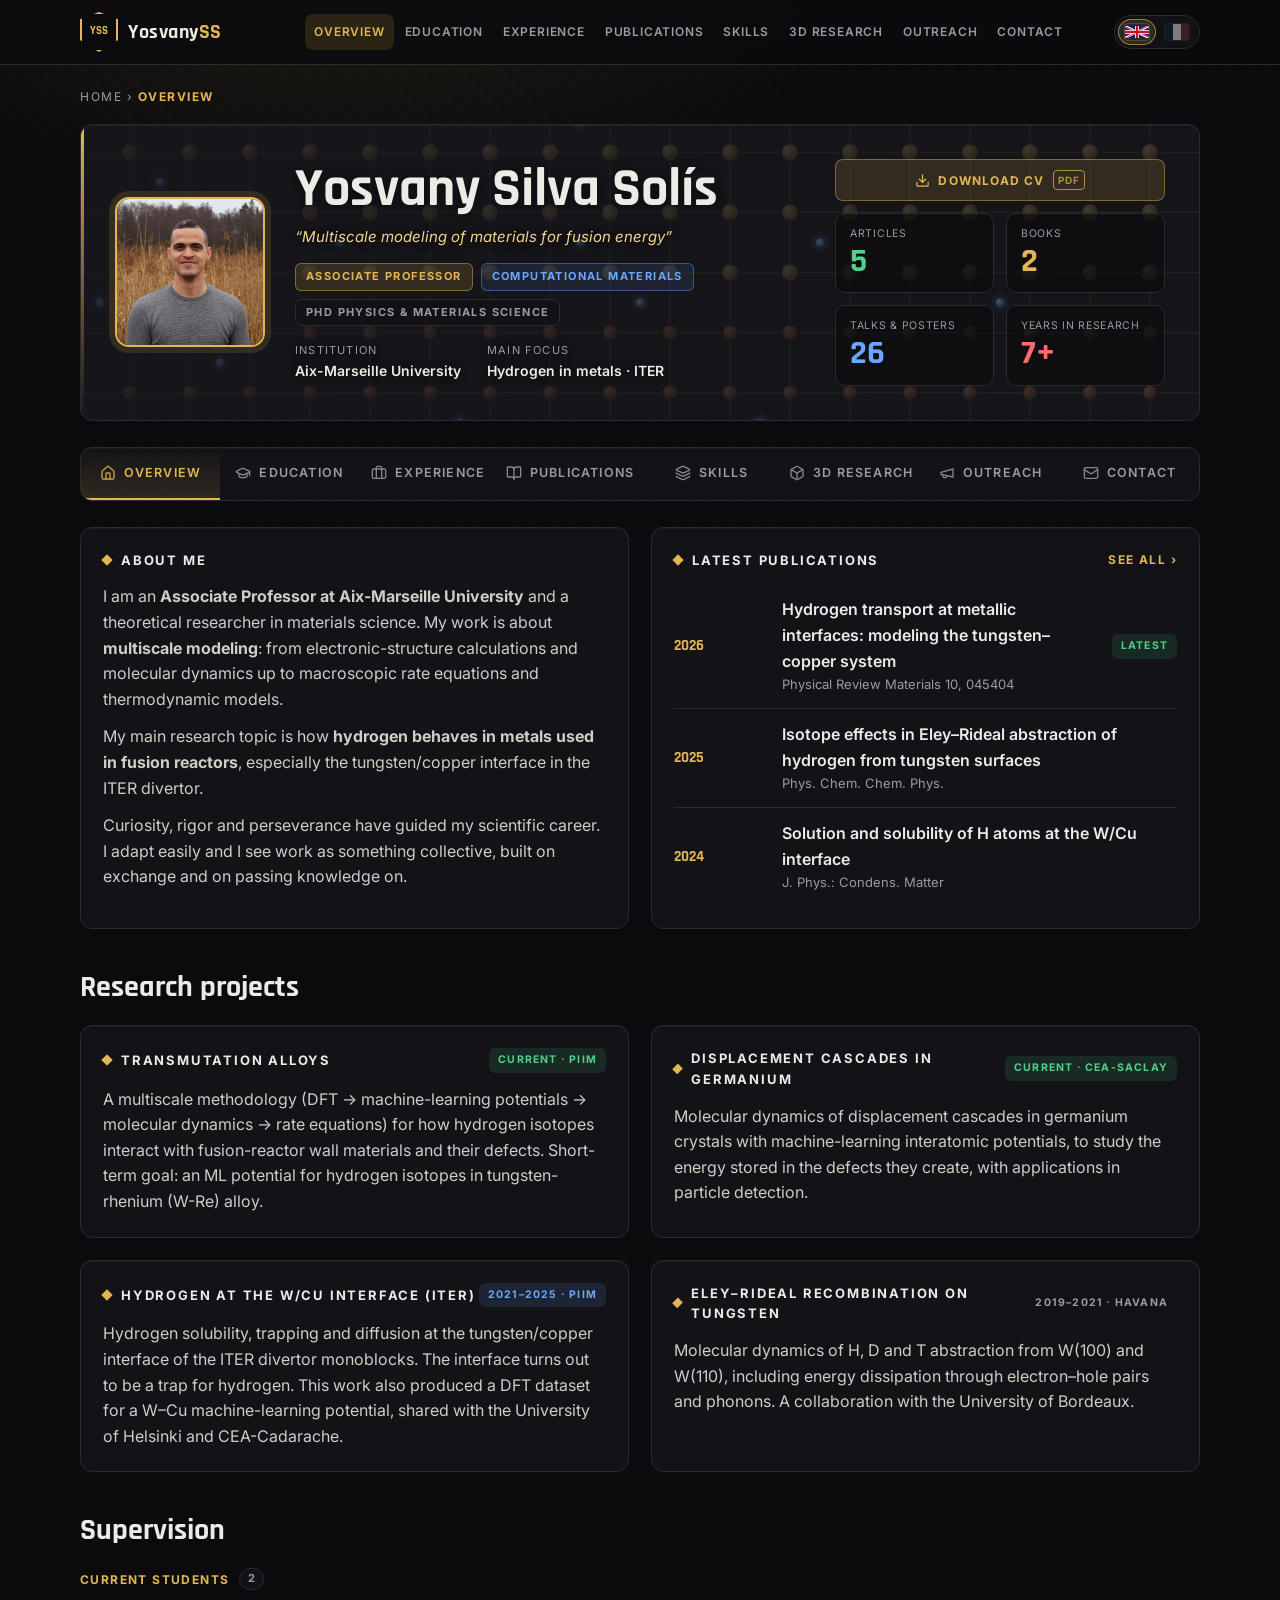
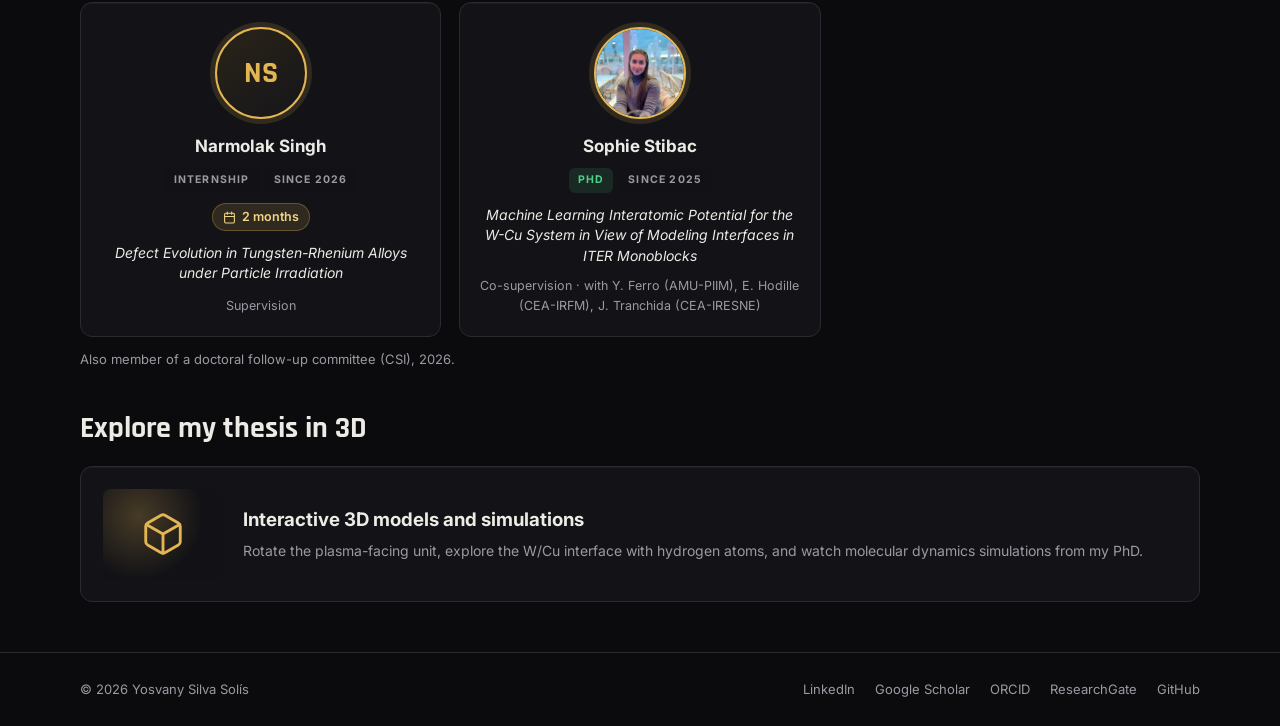
<file: index.html>
<!DOCTYPE html>
<html lang="en">
<head>
  <meta charset="utf-8">
  <meta name="viewport" content="width=device-width, initial-scale=1">
  <title data-fr="Yosvany Silva Solís — Maître de conférences, Aix-Marseille Université">Yosvany Silva Solís — Associate Professor, Aix-Marseille University</title>
  <meta name="description" content="Yosvany Silva Solís, Associate Professor (Maître de conférences) at Aix-Marseille University. Multiscale modeling of hydrogen in fusion materials: DFT, molecular dynamics, machine-learning potentials and rate equations.">
  <link rel="preconnect" href="https://fonts.googleapis.com">
  <link rel="preconnect" href="https://fonts.gstatic.com" crossorigin>
  <link href="https://fonts.googleapis.com/css2?family=Inter:wght@400;500;600;700;800&family=Rajdhani:wght@600;700&display=swap" rel="stylesheet">
  <link rel="stylesheet" href="assets/css/site.css">
  <script src="assets/js/lang.js"></script>
</head>
<body>
  <!-- Each text is written twice: <en>English</en><fr>Français</fr> -->
  <main class="container">
    <div id="profile"></div>

    <div class="grid two">
      <section class="panel">
        <div class="panel-head"><h2 class="panel-title"><en>About me</en><fr>À propos</fr></h2></div>
        <p>
          <en>I am an <strong>Associate Professor at Aix-Marseille University</strong> and a theoretical researcher in materials science. My work is about <strong>multiscale modeling</strong>: from electronic-structure calculations and molecular dynamics up to macroscopic rate equations and thermodynamic models.</en>
          <fr>Je suis <strong>maître de conférences à Aix-Marseille Université</strong> et chercheur théoricien en science des matériaux. Mon travail porte sur la <strong>modélisation multi-échelle</strong> : des calculs de structure électronique et de la dynamique moléculaire jusqu'aux équations cinétiques macroscopiques et aux modèles thermodynamiques.</fr>
        </p>
        <p>
          <en>My main research topic is how <strong>hydrogen behaves in metals used in fusion reactors</strong>, especially the tungsten/copper interface in the ITER divertor.</en>
          <fr>Mon principal sujet de recherche est le <strong>comportement de l'hydrogène dans les métaux des réacteurs de fusion</strong>, en particulier à l'interface tungstène/cuivre du divertor d'ITER.</fr>
        </p>
        <p>
          <en>Curiosity, rigor and perseverance have guided my scientific career. I adapt easily and I see work as something collective, built on exchange and on passing knowledge on.</en>
          <fr>Curiosité, rigueur et persévérance guident mon parcours scientifique. Je m'adapte facilement et j'ai une conception collective du travail, fondée sur l'échange et la transmission.</fr>
        </p>
      </section>

      <section class="panel">
        <div class="panel-head">
          <h2 class="panel-title"><en>Latest publications</en><fr>Dernières publications</fr></h2>
          <a class="see-all" href="publications.html"><en>See all ›</en><fr>Tout voir ›</fr></a>
        </div>
        <div class="rows">
          <div class="row"><span class="date">2026</span><div><div class="title">Hydrogen transport at metallic interfaces: modeling the tungsten–copper system</div><div class="sub">Physical Review Materials 10, 045404</div></div><span class="badge oral"><en>Latest</en><fr>Dernière</fr></span></div>
          <div class="row"><span class="date">2025</span><div><div class="title">Isotope effects in Eley–Rideal abstraction of hydrogen from tungsten surfaces</div><div class="sub">Phys. Chem. Chem. Phys.</div></div><span></span></div>
          <div class="row"><span class="date">2024</span><div><div class="title">Solution and solubility of H atoms at the W/Cu interface</div><div class="sub">J. Phys.: Condens. Matter</div></div><span></span></div>
        </div>
      </section>
    </div>

    <h2 class="section-title"><en>Research projects</en><fr>Projets de recherche</fr></h2>
    <div class="grid two">
      <section class="panel">
        <div class="panel-head"><h2 class="panel-title"><en>Transmutation alloys</en><fr>Alliages de transmutation</fr></h2><span class="badge oral"><en>Current</en><fr>Actuel</fr> · PIIM</span></div>
        <p>
          <en>A multiscale methodology (DFT → machine-learning potentials → molecular dynamics → rate equations) for how hydrogen isotopes interact with fusion-reactor wall materials and their defects. Short-term goal: an ML potential for hydrogen isotopes in tungsten-rhenium (W-Re) alloy.</en>
          <fr>Une méthodologie multi-échelle (DFT → potentiels par apprentissage automatique → dynamique moléculaire → équations cinétiques) pour décrire l'interaction des isotopes de l'hydrogène avec les matériaux de paroi des réacteurs de fusion et leurs défauts. Objectif à court terme : un potentiel ML pour les isotopes de l'hydrogène dans les alliages tungstène-rhénium (W-Re).</fr>
        </p>
      </section>
      <section class="panel">
        <div class="panel-head"><h2 class="panel-title"><en>Displacement cascades in germanium</en><fr>Cascades de déplacement dans le germanium</fr></h2><span class="badge oral"><en>Current</en><fr>Actuel</fr> · CEA-Saclay</span></div>
        <p>
          <en>Molecular dynamics of displacement cascades in germanium crystals with machine-learning interatomic potentials, to study the energy stored in the defects they create, with applications in particle detection.</en>
          <fr>Dynamique moléculaire des cascades de déplacement dans des cristaux de germanium avec des potentiels interatomiques par apprentissage automatique, pour étudier l'énergie stockée dans les défauts créés, avec des applications à la détection de particules.</fr>
        </p>
      </section>
      <section class="panel">
        <div class="panel-head"><h2 class="panel-title"><en>Hydrogen at the W/Cu interface (ITER)</en><fr>L'hydrogène à l'interface W/Cu (ITER)</fr></h2><span class="badge poster">2021–2025 · PIIM</span></div>
        <p>
          <en>Hydrogen solubility, trapping and diffusion at the tungsten/copper interface of the ITER divertor monoblocks. The interface turns out to be a trap for hydrogen. This work also produced a DFT dataset for a W–Cu machine-learning potential, shared with the University of Helsinki and CEA-Cadarache.</en>
          <fr>Solubilité, piégeage et diffusion de l'hydrogène à l'interface tungstène/cuivre des monoblocs du divertor d'ITER. L'interface se révèle être un piège pour l'hydrogène. Ce travail a aussi produit une base de données DFT pour un potentiel W–Cu par apprentissage automatique, partagée avec l'Université d'Helsinki et le CEA-Cadarache.</fr>
        </p>
      </section>
      <section class="panel">
        <div class="panel-head"><h2 class="panel-title"><en>Eley–Rideal recombination on tungsten</en><fr>Recombinaison Eley–Rideal sur le tungstène</fr></h2><span class="badge other">2019–2021 · <en>Havana</en><fr>La Havane</fr></span></div>
        <p>
          <en>Molecular dynamics of H, D and T abstraction from W(100) and W(110), including energy dissipation through electron–hole pairs and phonons. A collaboration with the University of Bordeaux.</en>
          <fr>Dynamique moléculaire de l'abstraction de H, D et T sur W(100) et W(110), en tenant compte de la dissipation d'énergie par paires électron–trou et par phonons. Collaboration avec l'Université de Bordeaux.</fr>
        </p>
      </section>
    </div>

    <!-- ANR PROJECT (kept for later — uncomment when funded):
      <section class="panel">
        <div class="panel-head"><h2 class="panel-title"><i data-icon="landmark"></i><en>ANR project SPARTES</en><fr>Projet ANR SPARTES</fr></h2><span class="badge org"><en>Selected for phase 2</en><fr>Retenu en phase 2</fr></span></div>
        <p><strong>Sputtering of atomic hydrogen and oxygen on tungsten surface.</strong></p>
        <p><en>Collaborative research project (ANR, axis B.02 Metallic and inorganic materials · 48 months · 360 k€ requested). I co-wrote the proposal and lead the classical molecular dynamics sub-task: deuterium ions hitting tungsten surfaces, sputtering of adsorbed H and O, and the competing processes (reflection, implantation, recombination).</en><fr>Projet de recherche collaborative (ANR, axe B.02 Matériaux métalliques et inorganiques · 48 mois · 360 k€ demandés). J'ai contribué à la rédaction du projet et je suis responsable de la sous-tâche de dynamique moléculaire classique : interaction des ions deutérium avec les surfaces de tungstène, pulvérisation des espèces H et O adsorbées et processus concurrents (réflexion, implantation, recombinaison).</fr></p>
      </section>
    -->

    <h2 class="section-title"><en>Supervision</en><fr>Encadrement</fr></h2>
    <!-- STUDENTS: the cards are made automatically from assets/js/students.js
         (add a student there, not here). -->
    <div id="students"></div>
    <p class="muted-note" style="margin-top:12px"><en>Also member of a doctoral follow-up committee (CSI), 2026.</en><fr>Également membre d'un comité de suivi individuel (CSI), 2026.</fr></p>

    <h2 class="section-title"><en>Explore my thesis in 3D</en><fr>Ma thèse en 3D</fr></h2>
    <a class="panel card-link" href="research-3d.html" style="display:flex;align-items:center;gap:20px;">
      <div class="thumb" style="width:120px;height:90px;margin:0;flex:none;"><i data-icon="box"></i></div>
      <div>
        <h3><en>Interactive 3D models and simulations</en><fr>Modèles 3D et simulations interactifs</fr></h3>
        <p style="margin:0"><en>Rotate the plasma-facing unit, explore the W/Cu interface with hydrogen atoms, and watch molecular dynamics simulations from my PhD.</en><fr>Faites tourner le composant face au plasma, explorez l'interface W/Cu avec ses atomes d'hydrogène et regardez les simulations de dynamique moléculaire de ma thèse.</fr></p>
      </div>
    </a>
  </main>

  <script src="assets/js/icons.js"></script>
  <script src="assets/js/layout.js"></script>
  <script src="assets/js/students.js"></script>
</body>
</html>
</file>
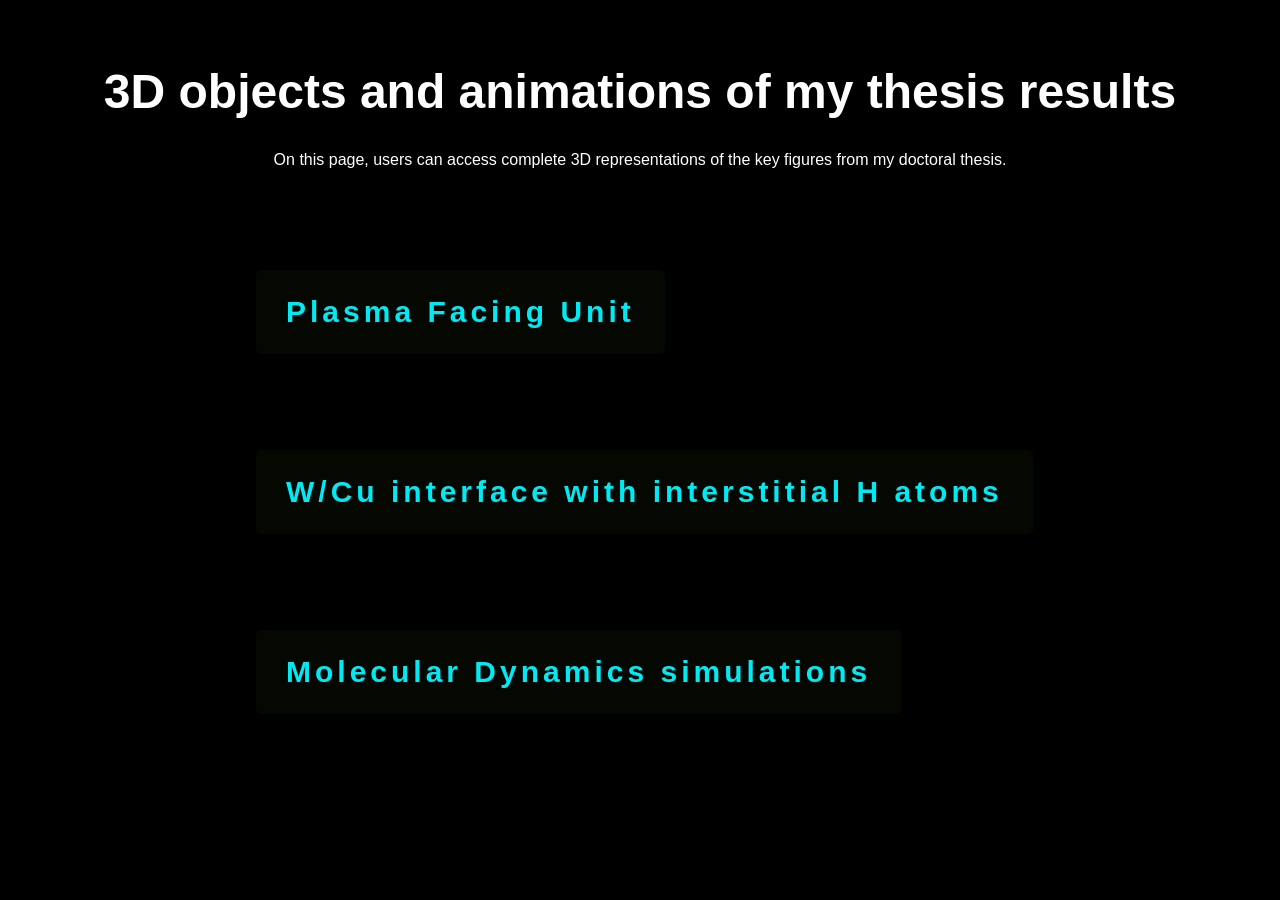
<file: thesis-3d/index.html>
<html>
  <head>
    <meta charset="utf-8" />
    <title>PhD thesis results</title>
    <link rel="stylesheet" href="css/style.css" />
  </head>
  
  <body>
    <header>
      <h1> 3D objects and animations of my thesis results </h1>
      <p> <p>
      <p> On this page, users can access complete 3D representations of the key figures from my doctoral thesis. </p>
    </header>

    <a href="https://yosvanyss.github.io/pfu">
      <button type="button" class="button" style = "position:absolute; top:30%;"> Plasma Facing Unit </button>
    </a>

    <a href="https://yosvanyss.github.io/interface">
      <button type="button" class="button" style = "position:absolute; top:50%;"> W/Cu interface with interstitial H atoms </button>
    </a>

    <a href="https://yosvanyss.github.io/md_simulations">
      <button type="button" class="button" style = "position:absolute; top:70%;"> Molecular Dynamics simulations </button>
    </a>

    <script type="module" src="js/main.js"></script>
  </body>
</html>
</file>
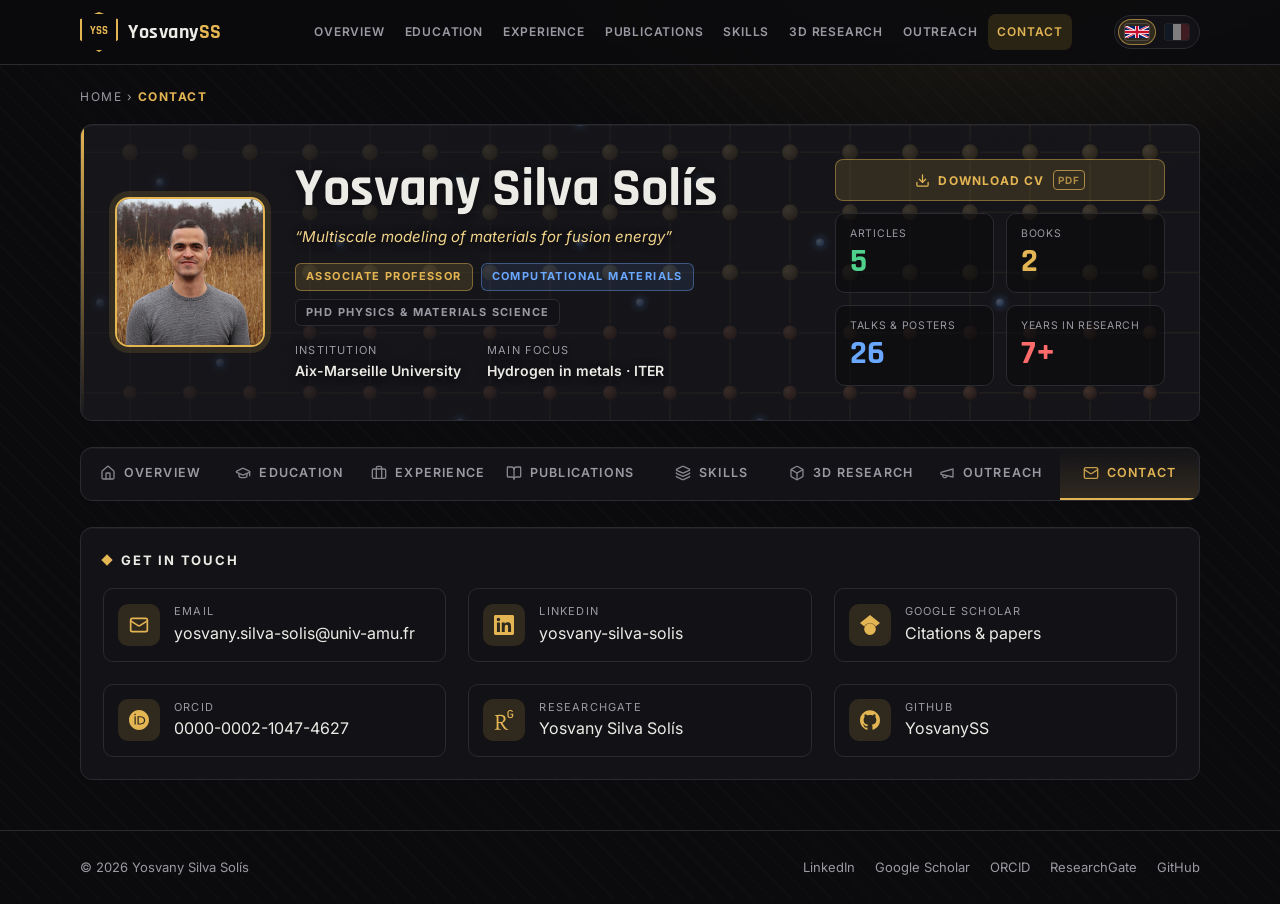
<file: contact.html>
<!DOCTYPE html>
<html lang="en">
<head>
  <meta charset="utf-8">
  <meta name="viewport" content="width=device-width, initial-scale=1">
  <title data-fr="Contact — Yosvany Silva Solís">Contact — Yosvany Silva Solís</title>
  <link rel="preconnect" href="https://fonts.googleapis.com">
  <link rel="preconnect" href="https://fonts.gstatic.com" crossorigin>
  <link href="https://fonts.googleapis.com/css2?family=Inter:wght@400;500;600;700;800&family=Rajdhani:wght@600;700&display=swap" rel="stylesheet">
  <link rel="stylesheet" href="assets/css/site.css">
  <script src="assets/js/lang.js"></script>
</head>
<body>
  <!-- Each text is written twice: <en>English</en><fr>Français</fr> -->
  <main class="container">
    <div id="profile"></div>

    <section class="panel">
      <div class="panel-head"><h2 class="panel-title"><en>Get in touch</en><fr>Me contacter</fr></h2></div>
      <!-- <p><en>I'm happy to hear about collaborations, student projects, invited talks and questions about my research.</en><fr>N'hésitez pas à me contacter pour des collaborations, des projets d'étudiants, des invitations à des séminaires ou des questions sur mes recherches.</fr></p> -->
      <div class="grid three" style="margin-top:18px">
        <a class="contact-item" href="mailto:yosvany.silva-solis@univ-amu.fr"><span class="ic"><i data-icon="mail"></i></span><span><small><en>Email</en><fr>E-mail</fr></small>yosvany.silva-solis@univ-amu.fr</span></a>
        <a class="contact-item" href="https://www.linkedin.com/in/yosvany-silva-solis/" target="_blank" rel="noopener"><span class="ic"><i data-icon="brand-linkedin"></i></span><span><small>LinkedIn</small>yosvany-silva-solis</span></a>
        <a class="contact-item" href="https://scholar.google.com/citations?user=Sckd3CYAAAAJ&hl=en" target="_blank" rel="noopener"><span class="ic"><i data-icon="brand-googlescholar"></i></span><span><small>Google Scholar</small><en>Citations &amp; papers</en><fr>Citations &amp; articles</fr></span></a>
        <a class="contact-item" href="https://orcid.org/0000-0002-1047-4627" target="_blank" rel="noopener"><span class="ic"><i data-icon="brand-orcid"></i></span><span><small>ORCID</small>0000-0002-1047-4627</span></a>
        <a class="contact-item" href="https://www.researchgate.net/profile/Yosvany-Silva-Solis-2" target="_blank" rel="noopener"><span class="ic"><i data-icon="brand-researchgate"></i></span><span><small>ResearchGate</small>Yosvany Silva Solís</span></a>
        <a class="contact-item" href="https://github.com/YosvanySS" target="_blank" rel="noopener"><span class="ic"><i data-icon="brand-github"></i></span><span><small>GitHub</small>YosvanySS</span></a>
      </div>
    </section>
  </main>

  <script src="assets/js/icons.js"></script>
  <script src="assets/js/layout.js"></script>
</body>
</html>
</file>
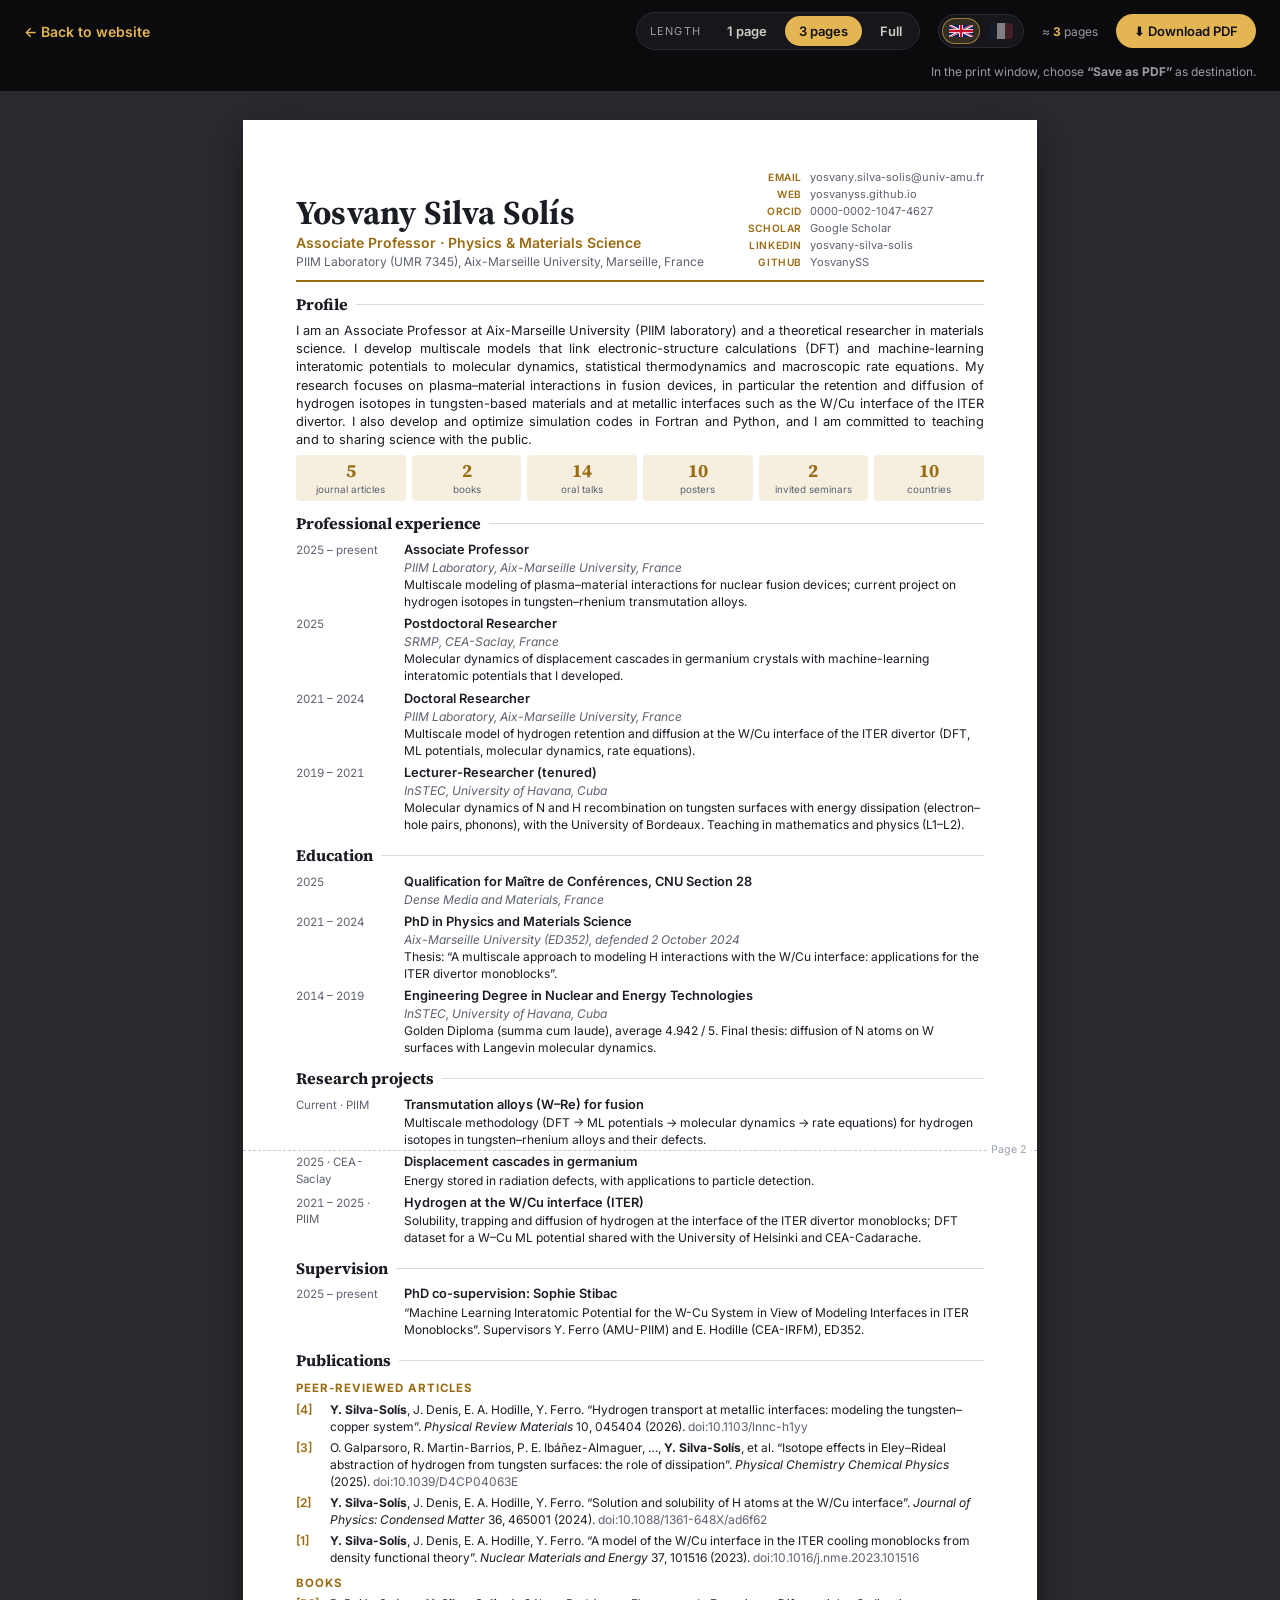
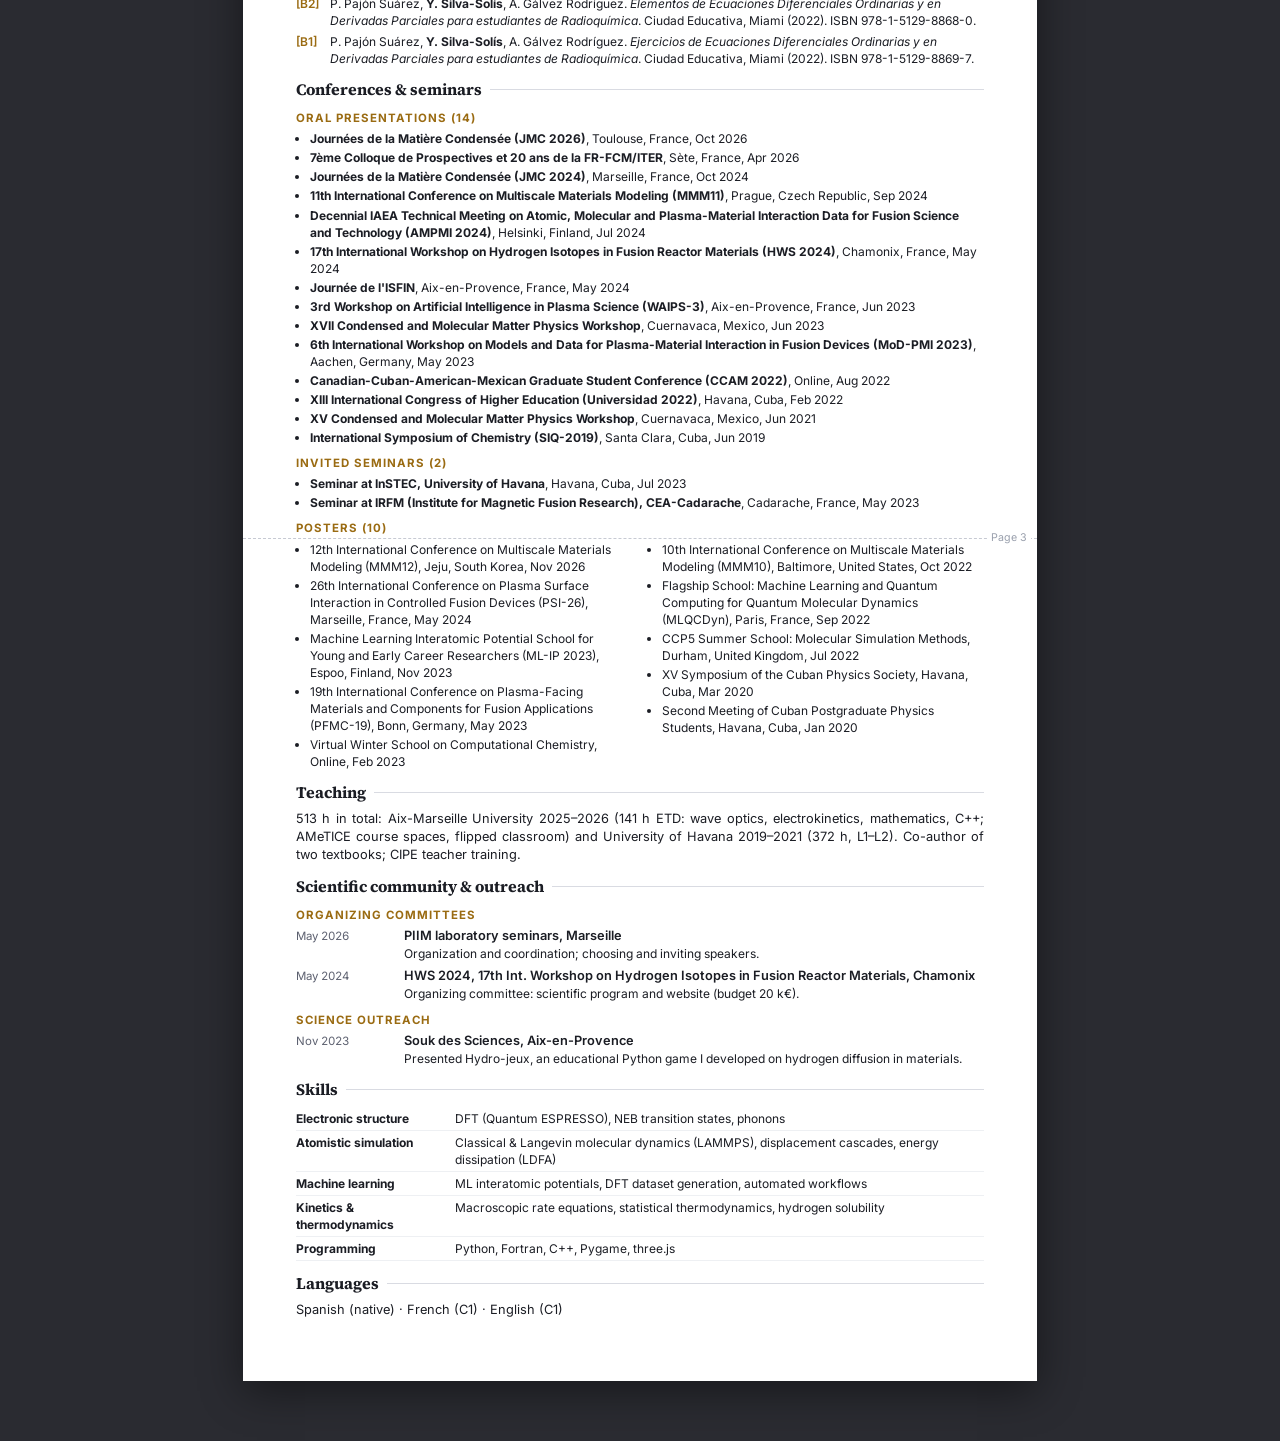
<file: cv.html>
<!DOCTYPE html>
<html lang="en">
<head>
  <meta charset="utf-8">
  <meta name="viewport" content="width=device-width, initial-scale=1">
  <title data-fr="CV — Yosvany Silva Solís">CV — Yosvany Silva Solís</title>
  <link rel="preconnect" href="https://fonts.googleapis.com">
  <link rel="preconnect" href="https://fonts.gstatic.com" crossorigin>
  <link href="https://fonts.googleapis.com/css2?family=Inter:wght@400;500;600;700;800&family=Source+Serif+4:opsz,wght@8..60,600;8..60,700&display=swap" rel="stylesheet">
  <link rel="stylesheet" href="assets/css/cv.css">
  <script src="assets/js/lang.js"></script>
</head>
<body>
  <!-- Toolbar: only on screen, never printed -->
  <div class="toolbar">
    <a class="back" href="index.html">← <en>Back to website</en><fr>Retour au site</fr></a>
    <div class="group" role="group" aria-label="Length">
      <span class="lbl"><en>Length</en><fr>Longueur</fr></span>
      <button type="button" data-len="1"><en>1 page</en><fr>1 page</fr></button>
      <button type="button" data-len="3"><en>3 pages</en><fr>3 pages</fr></button>
      <button type="button" data-len="full"><en>Full</en><fr>Complet</fr></button>
    </div>
    <div class="lang-switch" role="group" aria-label="Language / Langue">
      <button type="button" data-lang="en" title="English" aria-label="English"><svg viewBox="0 0 60 30" aria-hidden="true"><clipPath id="uk-c"><path d="M0,0 v30 h60 v-30 z"/></clipPath><clipPath id="uk-t"><path d="M30,15 h30 v15 z v15 h-30 z h-30 v-15 z v-15 h30 z"/></clipPath><g clip-path="url(#uk-c)"><path d="M0,0 v30 h60 v-30 z" fill="#012169"/><path d="M0,0 L60,30 M60,0 L0,30" stroke="#fff" stroke-width="6"/><path d="M0,0 L60,30 M60,0 L0,30" clip-path="url(#uk-t)" stroke="#C8102E" stroke-width="4"/><path d="M30,0 v30 M0,15 h60" stroke="#fff" stroke-width="10"/><path d="M30,0 v30 M0,15 h60" stroke="#C8102E" stroke-width="6"/></g></svg></button>
      <button type="button" data-lang="fr" title="Français" aria-label="Français"><svg viewBox="0 0 3 2" aria-hidden="true"><rect width="1" height="2" x="0" fill="#002654"/><rect width="1" height="2" x="1" fill="#fff"/><rect width="1" height="2" x="2" fill="#CE1126"/></svg></button>
    </div>
    <span class="pages" id="page-count"></span>
    <button type="button" id="print" class="primary">⬇ <en>Download PDF</en><fr>Télécharger le PDF</fr></button>
    <p class="hint"><en>In the print window, choose <b>“Save as PDF”</b> as destination.</en><fr>Dans la fenêtre d'impression, choisissez <b>«&nbsp;Enregistrer au format PDF&nbsp;»</b> comme destination.</fr></p>
  </div>

  <main id="cv" class="cv"></main>

  <script src="assets/js/conferences.js"></script>
  <script src="assets/js/cv-data.js"></script>
  <script>
    document.querySelectorAll(".lang-switch button").forEach((b) =>
      b.addEventListener("click", () => window.setLang(b.dataset.lang))
    );
  </script>
  <script src="assets/js/cv.js"></script>
</body>
</html>
</file>
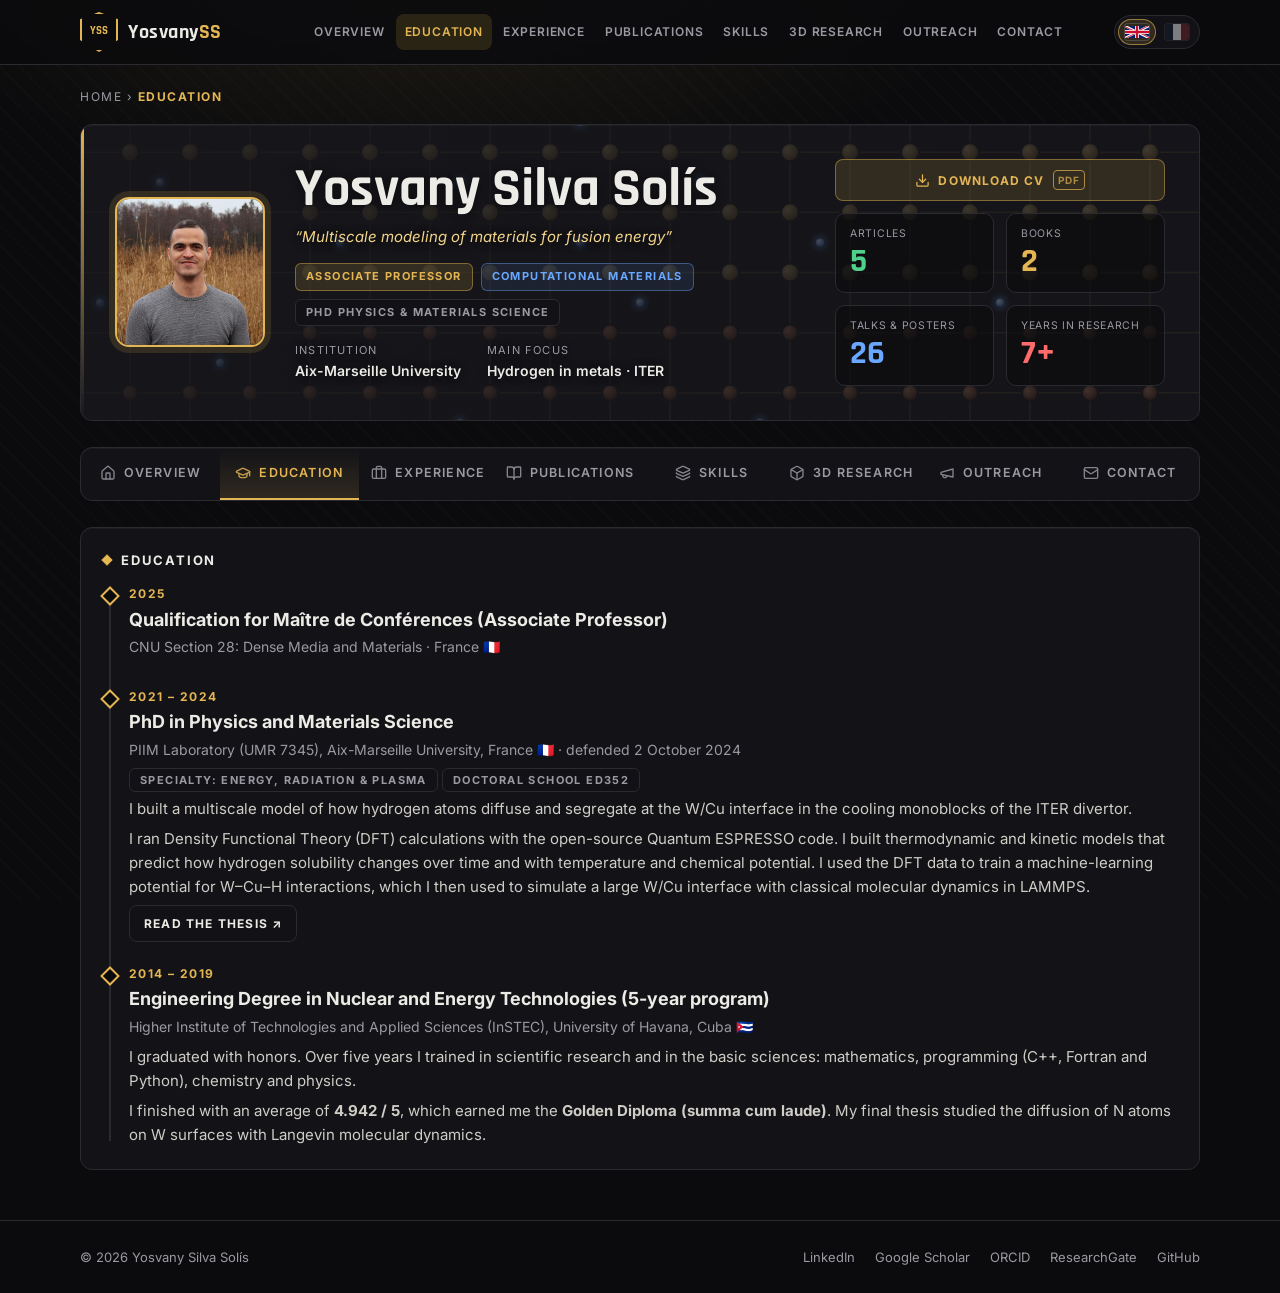
<file: education.html>
<!DOCTYPE html>
<html lang="en">
<head>
  <meta charset="utf-8">
  <meta name="viewport" content="width=device-width, initial-scale=1">
  <title data-fr="Formation — Yosvany Silva Solís">Education — Yosvany Silva Solís</title>
  <link rel="preconnect" href="https://fonts.googleapis.com">
  <link rel="preconnect" href="https://fonts.gstatic.com" crossorigin>
  <link href="https://fonts.googleapis.com/css2?family=Inter:wght@400;500;600;700;800&family=Rajdhani:wght@600;700&display=swap" rel="stylesheet">
  <link rel="stylesheet" href="assets/css/site.css">
  <script src="assets/js/lang.js"></script>
</head>
<body>
  <!-- Each text is written twice: <en>English</en><fr>Français</fr> -->
  <main class="container">
    <div id="profile"></div>

    <section class="panel">
      <div class="panel-head"><h2 class="panel-title"><en>Education</en><fr>Formation</fr></h2></div>
      <ul class="timeline">
        <li>
          <div class="when">2025</div>
          <h3><en>Qualification for Maître de Conférences (Associate Professor)</en><fr>Qualification aux fonctions de Maître de Conférences</fr></h3>
          <div class="where"><en>CNU Section 28: Dense Media and Materials · France 🇫🇷</en><fr>CNU Section 28 : Milieux denses et matériaux · France 🇫🇷</fr></div>
        </li>
        <li>
          <div class="when">2021 – 2024</div>
          <h3><en>PhD in Physics and Materials Science</en><fr>Doctorat en Physique et Sciences de la Matière</fr></h3>
          <div class="where"><en>PIIM Laboratory (UMR 7345), Aix-Marseille University, France 🇫🇷 · defended 2 October 2024</en><fr>Laboratoire PIIM (UMR 7345), Aix-Marseille Université, France 🇫🇷 · soutenu le 2 octobre 2024</fr></div>
          <p><span class="tag"><en>Specialty: Energy, Radiation &amp; Plasma</en><fr>Spécialité : Énergie, Rayonnement et Plasma</fr></span> <span class="tag"><en>Doctoral School ED352</en><fr>École doctorale ED352</fr></span></p>
          <p>
            <en>I built a multiscale model of how hydrogen atoms diffuse and segregate at the W/Cu interface in the cooling monoblocks of the ITER divertor.</en>
            <fr>J'ai construit un modèle multi-échelle de la diffusion et de la ségrégation des atomes d'hydrogène à l'interface W/Cu des monoblocs de refroidissement du divertor d'ITER.</fr>
          </p>
          <p>
            <en>I ran Density Functional Theory (DFT) calculations with the open-source Quantum ESPRESSO code. I built thermodynamic and kinetic models that predict how hydrogen solubility changes over time and with temperature and chemical potential. I used the DFT data to train a machine-learning potential for W–Cu–H interactions, which I then used to simulate a large W/Cu interface with classical molecular dynamics in LAMMPS.</en>
            <fr>J'ai réalisé des calculs de théorie de la fonctionnelle de la densité (DFT) avec le code libre Quantum ESPRESSO. J'ai développé des modèles thermodynamiques et cinétiques qui prédisent l'évolution de la solubilité de l'hydrogène dans le temps, en fonction de la température et du potentiel chimique. Les données DFT m'ont servi à entraîner un potentiel par apprentissage automatique pour les interactions W–Cu–H, utilisé ensuite pour simuler une grande interface W/Cu en dynamique moléculaire classique avec LAMMPS.</fr>
          </p>
          <p><a class="btn ghost" href="https://doi.org/10.70675/4685bbc7zf777z4f8dzab05z8407477049b0" target="_blank" rel="noopener"><en>Read the thesis ↗</en><fr>Lire la thèse ↗</fr></a></p>
        </li>
        <li>
          <div class="when">2014 – 2019</div>
          <h3><en>Engineering Degree in Nuclear and Energy Technologies (5-year program)</en><fr>Ingénieur en technologies nucléaires et énergétiques (BAC+5)</fr></h3>
          <div class="where"><en>Higher Institute of Technologies and Applied Sciences (InSTEC), University of Havana, Cuba 🇨🇺</en><fr>Institut supérieur de technologies et sciences appliquées (InSTEC), Université de La Havane, Cuba 🇨🇺</fr></div>
          <p>
            <en>I graduated with honors. Over five years I trained in scientific research and in the basic sciences: mathematics, programming (C++, Fortran and Python), chemistry and physics.</en>
            <fr>Diplômé avec mention. Pendant cinq ans, je me suis formé à la recherche scientifique et aux sciences fondamentales : mathématiques, programmation (C++, Fortran et Python), chimie et physique.</fr>
          </p>
          <p>
            <en>I finished with an average of <strong>4.942 / 5</strong>, which earned me the <strong>Golden Diploma (summa cum laude)</strong>. My final thesis studied the diffusion of N atoms on W surfaces with Langevin molecular dynamics.</en>
            <fr>J'ai obtenu une moyenne de <strong>4,942 / 5</strong>, ce qui m'a valu le <strong>Diplôme d'or (summa cum laude)</strong>. Mon mémoire de fin d'études portait sur la diffusion des atomes de N sur les surfaces de W par dynamique moléculaire de Langevin.</fr>
          </p>
        </li>
      </ul>
    </section>
  </main>

  <script src="assets/js/icons.js"></script>
  <script src="assets/js/layout.js"></script>
</body>
</html>
</file>
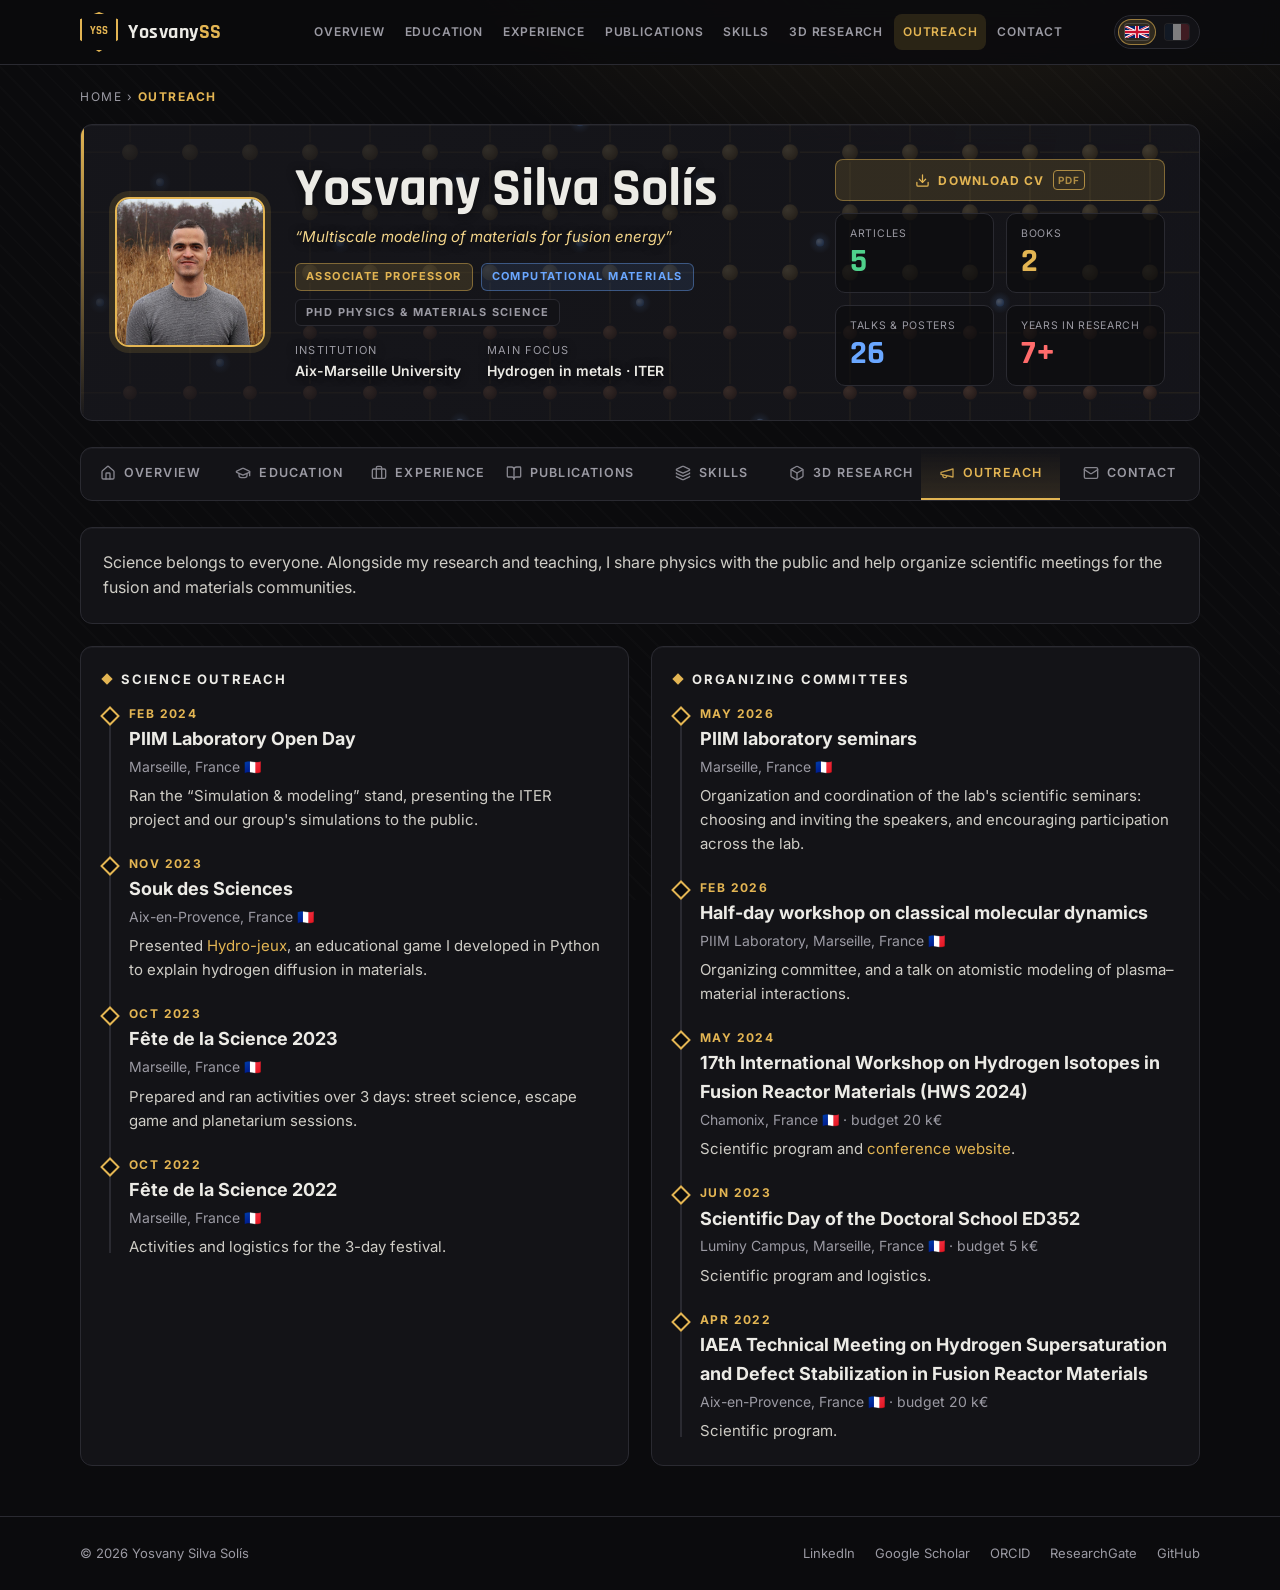
<file: outreach.html>
<!DOCTYPE html>
<html lang="en">
<head>
  <meta charset="utf-8">
  <meta name="viewport" content="width=device-width, initial-scale=1">
  <title data-fr="Médiation — Yosvany Silva Solís">Outreach — Yosvany Silva Solís</title>
  <link rel="preconnect" href="https://fonts.googleapis.com">
  <link rel="preconnect" href="https://fonts.gstatic.com" crossorigin>
  <link href="https://fonts.googleapis.com/css2?family=Inter:wght@400;500;600;700;800&family=Rajdhani:wght@600;700&display=swap" rel="stylesheet">
  <link rel="stylesheet" href="assets/css/site.css">
  <script src="assets/js/lang.js"></script>
</head>
<body>
  <!-- Each text is written twice: <en>English</en><fr>Français</fr> -->
  <main class="container">
    <div id="profile"></div>

    <section class="panel" style="margin-bottom:22px">
      <p><en>Science belongs to everyone. Alongside my research and teaching, I share physics with the public and help organize scientific meetings for the fusion and materials communities.</en><fr>La science appartient à tous. En parallèle de mes activités de recherche et d'enseignement, je partage la physique avec le grand public et je participe à l'organisation de rencontres scientifiques pour les communautés de la fusion et des matériaux.</fr></p>
    </section>

    <div class="grid two">
      <section class="panel">
        <div class="panel-head"><h2 class="panel-title"><en>Science outreach</en><fr>Médiation scientifique</fr></h2></div>
        <ul class="timeline">
          <li><div class="when"><en>Feb 2024</en><fr>févr. 2024</fr></div><h3><en>PIIM Laboratory Open Day</en><fr>Journée portes ouvertes du laboratoire PIIM</fr></h3><div class="where">Marseille, France 🇫🇷</div><p><en>Ran the “Simulation &amp; modeling” stand, presenting the ITER project and our group's simulations to the public.</en><fr>Animation du stand « Simulation-modélisation » : présentation du projet ITER et des simulations de notre équipe au grand public.</fr></p></li>
          <li><div class="when"><en>Nov 2023</en><fr>nov. 2023</fr></div><h3>Souk des Sciences</h3><div class="where">Aix-en-Provence, France 🇫🇷</div><p><en>Presented <a href="https://github.com/YosvanySS/Hydro-jeux" target="_blank" rel="noopener">Hydro-jeux</a>, an educational game I developed in Python to explain hydrogen diffusion in materials.</en><fr>Présentation d'<a href="https://github.com/YosvanySS/Hydro-jeux" target="_blank" rel="noopener">Hydro-jeux</a>, un jeu didactique que j'ai développé en Python pour expliquer la diffusion de l'hydrogène dans les matériaux.</fr></p></li>
          <li><div class="when"><en>Oct 2023</en><fr>oct. 2023</fr></div><h3>Fête de la Science 2023</h3><div class="where">Marseille, France 🇫🇷</div><p><en>Prepared and ran activities over 3 days: street science, escape game and planetarium sessions.</en><fr>Préparation et animation d'activités pendant 3 jours : « street science », escape game et séances de planétarium.</fr></p></li>
          <li><div class="when"><en>Oct 2022</en><fr>oct. 2022</fr></div><h3>Fête de la Science 2022</h3><div class="where">Marseille, France 🇫🇷</div><p><en>Activities and logistics for the 3-day festival.</en><fr>Animations et logistique pendant les 3 jours du festival.</fr></p></li>
        </ul>
      </section>
      <section class="panel">
        <div class="panel-head"><h2 class="panel-title"><en>Organizing committees</en><fr>Comités d'organisation</fr></h2></div>
        <ul class="timeline">
          <li><div class="when"><en>May 2026</en><fr>mai 2026</fr></div><h3><en>PIIM laboratory seminars</en><fr>Séminaires du laboratoire PIIM</fr></h3><div class="where">Marseille, France 🇫🇷</div><p><en>Organization and coordination of the lab's scientific seminars: choosing and inviting the speakers, and encouraging participation across the lab.</en><fr>Organisation et coordination des séminaires scientifiques du laboratoire : identification et invitation des intervenants, et dynamisation de la participation des membres.</fr></p></li>
          <li><div class="when"><en>Feb 2026</en><fr>févr. 2026</fr></div><h3><en>Half-day workshop on classical molecular dynamics</en><fr>Demi-journée thématique : dynamique moléculaire classique</fr></h3><div class="where"><en>PIIM Laboratory, Marseille, France 🇫🇷</en><fr>Laboratoire PIIM, Marseille, France 🇫🇷</fr></div><p><en>Organizing committee, and a talk on atomistic modeling of plasma–material interactions.</en><fr>Comité d'organisation et présentation orale sur la modélisation atomistique des interactions plasma–matériaux.</fr></p></li>
          <li><div class="when"><en>May 2024</en><fr>mai 2024</fr></div><h3>17th International Workshop on Hydrogen Isotopes in Fusion Reactor Materials (HWS 2024)</h3><div class="where">Chamonix, France 🇫🇷 · budget 20 k€</div><p><en>Scientific program and <a href="https://hws2024.sciencesconf.org/" target="_blank" rel="noopener">conference website</a>.</en><fr>Programme scientifique et <a href="https://hws2024.sciencesconf.org/" target="_blank" rel="noopener">site web de la conférence</a>.</fr></p></li>
          <li><div class="when"><en>Jun 2023</en><fr>juin 2023</fr></div><h3><en>Scientific Day of the Doctoral School ED352</en><fr>Journée scientifique de l'École doctorale ED352</fr></h3><div class="where"><en>Luminy Campus, Marseille, France 🇫🇷 · budget 5 k€</en><fr>Campus de Luminy, Marseille, France 🇫🇷 · budget 5 k€</fr></div><p><en>Scientific program and logistics.</en><fr>Programme scientifique et logistique.</fr></p></li>
          <li><div class="when"><en>Apr 2022</en><fr>avr. 2022</fr></div><h3><en>IAEA Technical Meeting on Hydrogen Supersaturation and Defect Stabilization in Fusion Reactor Materials</en><fr>Réunion technique de l'AIEA sur la sursaturation en hydrogène et la stabilisation des défauts dans les matériaux des réacteurs de fusion</fr></h3><div class="where">Aix-en-Provence, France 🇫🇷 · budget 20 k€</div><p><en>Scientific program.</en><fr>Programme scientifique.</fr></p></li>
        </ul>
      </section>
    </div>
  </main>

  <script src="assets/js/icons.js"></script>
  <script src="assets/js/layout.js"></script>
</body>
</html>
</file>
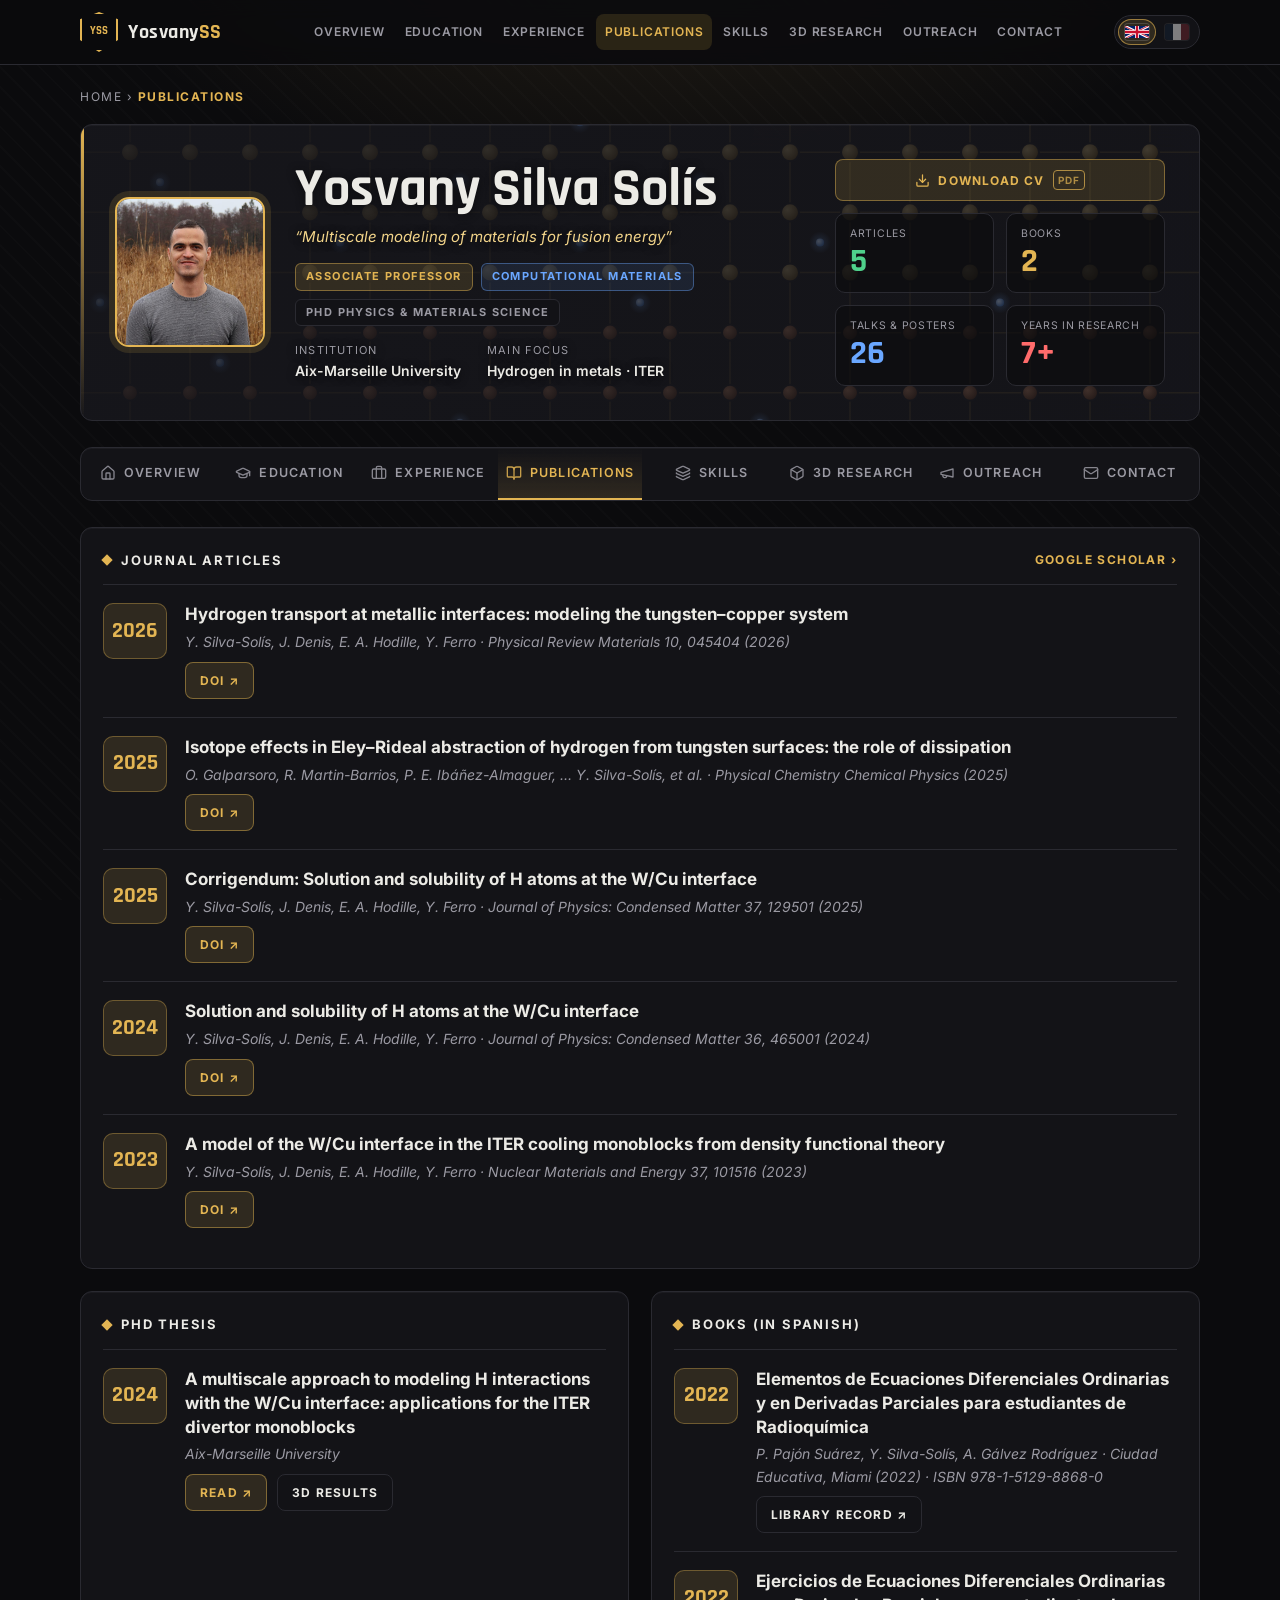
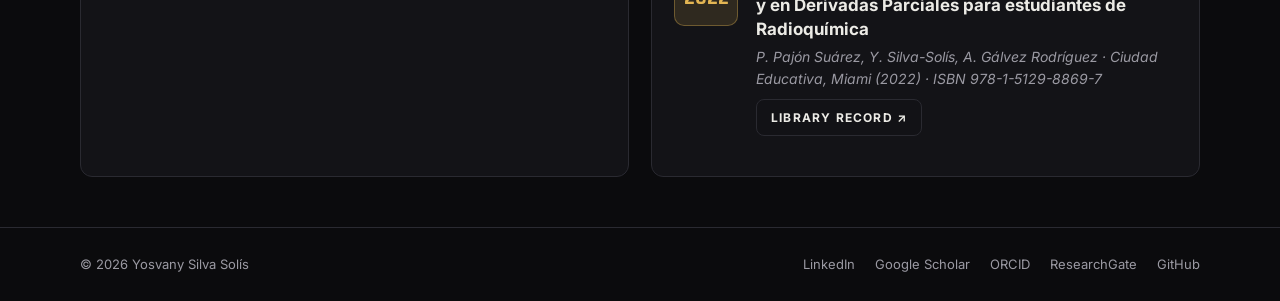
<file: publications.html>
<!DOCTYPE html>
<html lang="en">
<head>
  <meta charset="utf-8">
  <meta name="viewport" content="width=device-width, initial-scale=1">
  <title data-fr="Publications — Yosvany Silva Solís">Publications — Yosvany Silva Solís</title>
  <link rel="preconnect" href="https://fonts.googleapis.com">
  <link rel="preconnect" href="https://fonts.gstatic.com" crossorigin>
  <link href="https://fonts.googleapis.com/css2?family=Inter:wght@400;500;600;700;800&family=Rajdhani:wght@600;700&display=swap" rel="stylesheet">
  <link rel="stylesheet" href="assets/css/site.css">
  <script src="assets/js/lang.js"></script>
</head>
<body>
  <!-- Each text is written twice: <en>English</en><fr>Français</fr>.
       Paper titles stay in their original language. -->
  <main class="container">
    <div id="profile"></div>

    <section class="panel">
      <div class="panel-head">
        <h2 class="panel-title"><en>Journal articles</en><fr>Articles dans des revues à comité de lecture</fr></h2>
        <a class="see-all" href="https://scholar.google.com/citations?user=Sckd3CYAAAAJ&hl=en" target="_blank" rel="noopener">Google Scholar ›</a>
      </div>

      <article class="pub">
        <div class="year">2026</div>
        <div>
          <h3>Hydrogen transport at metallic interfaces: modeling the tungsten–copper system</h3>
          <div class="venue">Y. Silva-Solís, J. Denis, E. A. Hodille, Y. Ferro · <em>Physical Review Materials</em> 10, 045404 (2026)</div>
          <div class="links"><a class="btn" href="https://doi.org/10.1103/lnnc-h1yy" target="_blank" rel="noopener">DOI ↗</a></div>
        </div>
      </article>

      <article class="pub">
        <div class="year">2025</div>
        <div>
          <h3>Isotope effects in Eley–Rideal abstraction of hydrogen from tungsten surfaces: the role of dissipation</h3>
          <div class="venue">O. Galparsoro, R. Martin-Barrios, P. E. Ibáñez-Almaguer, … Y. Silva-Solís, et al. · <em>Physical Chemistry Chemical Physics</em> (2025)</div>
          <div class="links"><a class="btn" href="https://doi.org/10.1039/D4CP04063E" target="_blank" rel="noopener">DOI ↗</a></div>
        </div>
      </article>

      <article class="pub">
        <div class="year">2025</div>
        <div>
          <h3>Corrigendum: Solution and solubility of H atoms at the W/Cu interface</h3>
          <div class="venue">Y. Silva-Solís, J. Denis, E. A. Hodille, Y. Ferro · <em>Journal of Physics: Condensed Matter</em> 37, 129501 (2025)</div>
          <div class="links"><a class="btn" href="https://doi.org/10.1088/1361-648X/ada7b7" target="_blank" rel="noopener">DOI ↗</a></div>
        </div>
      </article>

      <article class="pub">
        <div class="year">2024</div>
        <div>
          <h3>Solution and solubility of H atoms at the W/Cu interface</h3>
          <div class="venue">Y. Silva-Solís, J. Denis, E. A. Hodille, Y. Ferro · <em>Journal of Physics: Condensed Matter</em> 36, 465001 (2024)</div>
          <div class="links"><a class="btn" href="https://doi.org/10.1088/1361-648X/ad6f62" target="_blank" rel="noopener">DOI ↗</a></div>
        </div>
      </article>

      <article class="pub">
        <div class="year">2023</div>
        <div>
          <h3>A model of the W/Cu interface in the ITER cooling monoblocks from density functional theory</h3>
          <div class="venue">Y. Silva-Solís, J. Denis, E. A. Hodille, Y. Ferro · <em>Nuclear Materials and Energy</em> 37, 101516 (2023)</div>
          <div class="links"><a class="btn" href="https://doi.org/10.1016/j.nme.2023.101516" target="_blank" rel="noopener">DOI ↗</a></div>
        </div>
      </article>
    </section>

    <div class="grid two" style="margin-top:22px">
      <section class="panel">
        <div class="panel-head"><h2 class="panel-title"><en>PhD thesis</en><fr>Thèse de doctorat</fr></h2></div>
        <article class="pub">
          <div class="year">2024</div>
          <div>
            <h3>A multiscale approach to modeling H interactions with the W/Cu interface: applications for the ITER divertor monoblocks</h3>
            <div class="venue"><en>Aix-Marseille University</en><fr>Aix-Marseille Université</fr></div>
            <div class="links"><a class="btn" href="https://doi.org/10.70675/4685bbc7zf777z4f8dzab05z8407477049b0" target="_blank" rel="noopener"><en>Read ↗</en><fr>Lire ↗</fr></a><a class="btn ghost" href="research-3d.html"><en>3D results</en><fr>Résultats en 3D</fr></a></div>
          </div>
        </article>
      </section>

      <section class="panel">
        <div class="panel-head"><h2 class="panel-title"><en>Books (in Spanish)</en><fr>Livres (en espagnol)</fr></h2></div>
        <article class="pub">
          <div class="year">2022</div>
          <div>
            <h3>Elementos de Ecuaciones Diferenciales Ordinarias y en Derivadas Parciales para estudiantes de Radioquímica</h3>
            <div class="venue">P. Pajón Suárez, Y. Silva-Solís, A. Gálvez Rodríguez · Ciudad Educativa, Miami (2022) · ISBN 978-1-5129-8868-0</div>
            <div class="links"><a class="btn ghost" href="https://biblioteca.izt.uam.mx/vufind/Record/ELB219791" target="_blank" rel="noopener"><en>Library record ↗</en><fr>Notice bibliographique ↗</fr></a></div>
          </div>
        </article>
        <article class="pub">
          <div class="year">2022</div>
          <div>
            <h3>Ejercicios de Ecuaciones Diferenciales Ordinarias y en Derivadas Parciales para estudiantes de Radioquímica</h3>
            <div class="venue">P. Pajón Suárez, Y. Silva-Solís, A. Gálvez Rodríguez · Ciudad Educativa, Miami (2022) · ISBN 978-1-5129-8869-7</div>
            <div class="links"><a class="btn ghost" href="https://biblioteca.izt.uam.mx/vufind/Record/ELB219913" target="_blank" rel="noopener"><en>Library record ↗</en><fr>Notice bibliographique ↗</fr></a></div>
          </div>
        </article>
      </section>
    </div>
  </main>

  <script src="assets/js/icons.js"></script>
  <script src="assets/js/layout.js"></script>
</body>
</html>
</file>
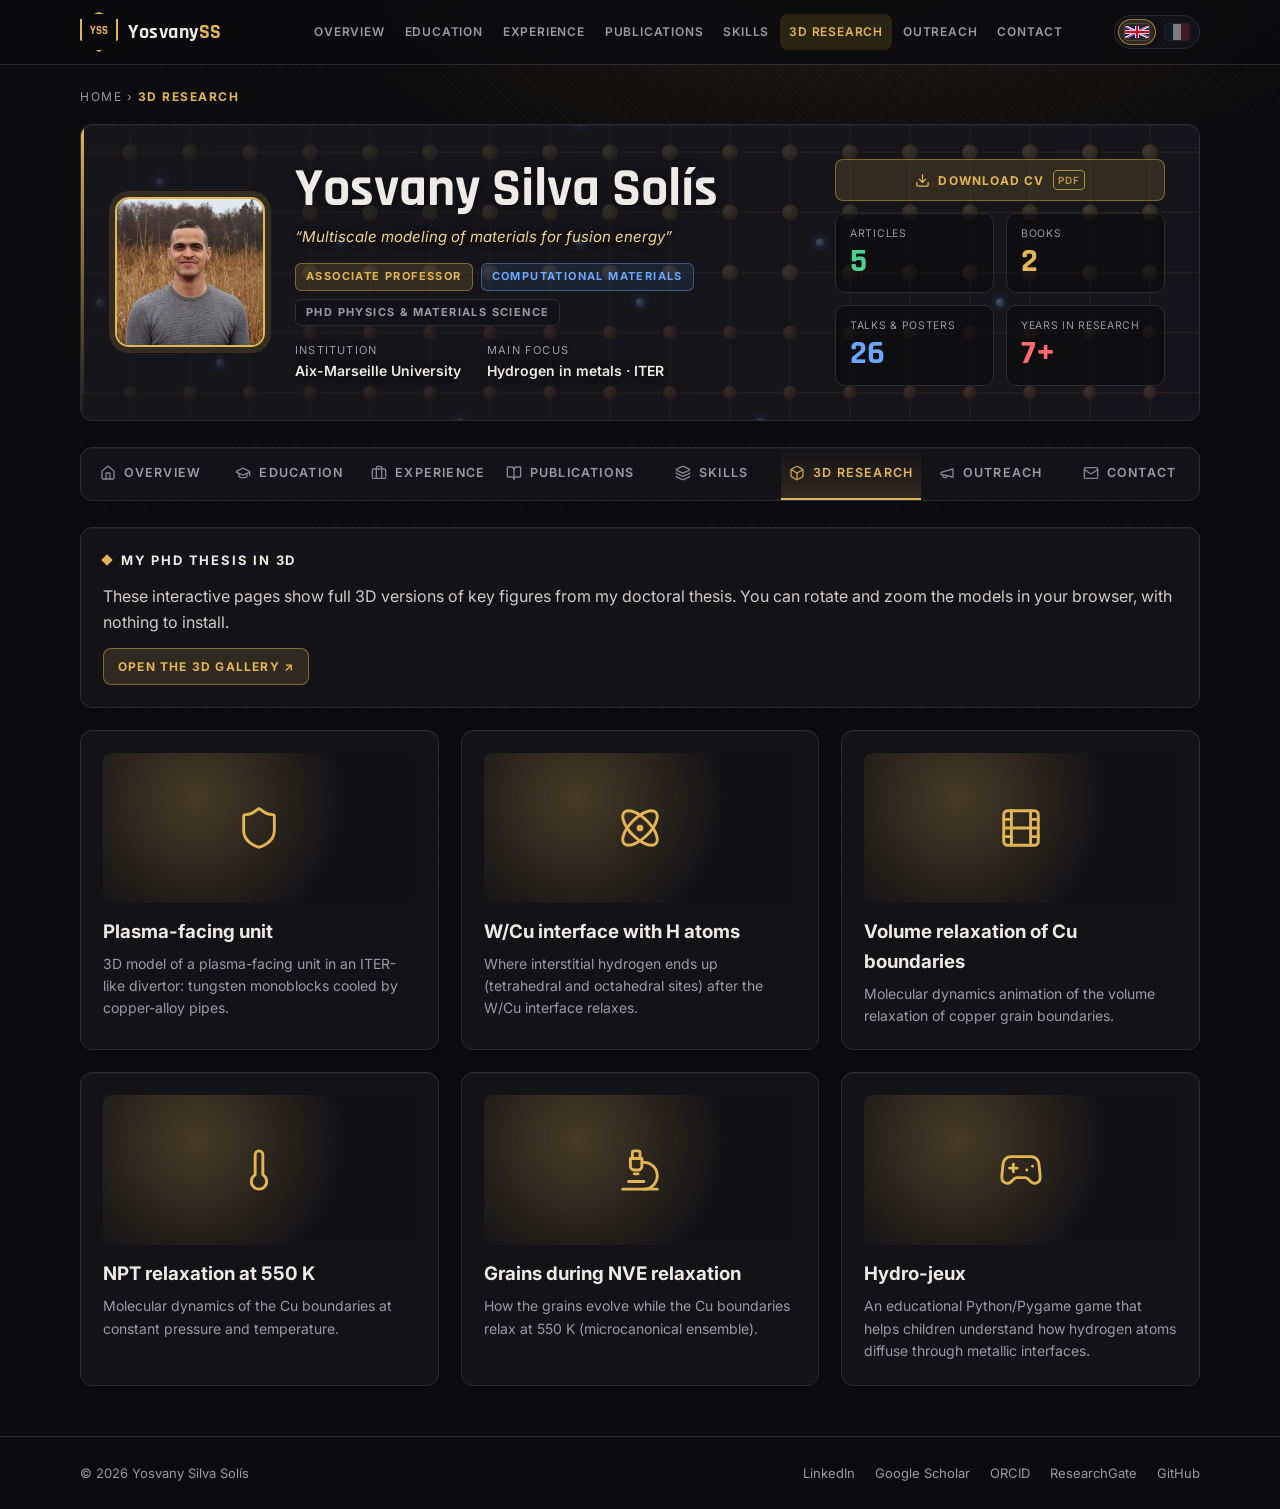
<file: research-3d.html>
<!DOCTYPE html>
<html lang="en">
<head>
  <meta charset="utf-8">
  <meta name="viewport" content="width=device-width, initial-scale=1">
  <title data-fr="Recherche 3D — Yosvany Silva Solís">3D Research — Yosvany Silva Solís</title>
  <link rel="preconnect" href="https://fonts.googleapis.com">
  <link rel="preconnect" href="https://fonts.gstatic.com" crossorigin>
  <link href="https://fonts.googleapis.com/css2?family=Inter:wght@400;500;600;700;800&family=Rajdhani:wght@600;700&display=swap" rel="stylesheet">
  <link rel="stylesheet" href="assets/css/site.css">
  <script src="assets/js/lang.js"></script>
</head>
<body>
  <!-- Each text is written twice: <en>English</en><fr>Français</fr> -->
  <main class="container">
    <div id="profile"></div>

    <section class="panel" style="margin-bottom:22px">
      <div class="panel-head"><h2 class="panel-title"><en>My PhD thesis in 3D</en><fr>Ma thèse en 3D</fr></h2></div>
      <p><en>These interactive pages show full 3D versions of key figures from my doctoral thesis. You can rotate and zoom the models in your browser, with nothing to install.</en><fr>Ces pages interactives présentent en 3D les figures clés de ma thèse de doctorat. Vous pouvez faire tourner et zoomer les modèles directement dans votre navigateur, sans rien installer.</fr></p>
      <p><a class="btn" href="thesis-3d/index.html"><en>Open the 3D gallery ↗</en><fr>Ouvrir la galerie 3D ↗</fr></a></p>
    </section>

    <div class="grid three">
      <a class="panel card-link" href="https://yosvanyss.github.io/pfu/">
        <div class="thumb"><i data-icon="shield"></i></div>
        <h3><en>Plasma-facing unit</en><fr>Composant face au plasma</fr></h3>
        <p><en>3D model of a plasma-facing unit in an ITER-like divertor: tungsten monoblocks cooled by copper-alloy pipes.</en><fr>Modèle 3D d'un composant face au plasma dans un divertor de type ITER : monoblocs de tungstène refroidis par des tubes en alliage de cuivre.</fr></p>
      </a>
      <a class="panel card-link" href="https://yosvanyss.github.io/interface/">
        <div class="thumb"><i data-icon="atom"></i></div>
        <h3><en>W/Cu interface with H atoms</en><fr>Interface W/Cu et atomes de H</fr></h3>
        <p><en>Where interstitial hydrogen ends up (tetrahedral and octahedral sites) after the W/Cu interface relaxes.</en><fr>Position finale de l'hydrogène interstitiel (sites tétraédriques et octaédriques) après relaxation de l'interface W/Cu.</fr></p>
      </a>
      <a class="panel card-link" href="https://yosvanyss.github.io/md_simulations/">
        <div class="thumb"><i data-icon="film"></i></div>
        <h3><en>Volume relaxation of Cu boundaries</en><fr>Relaxation en volume des joints de Cu</fr></h3>
        <p><en>Molecular dynamics animation of the volume relaxation of copper grain boundaries.</en><fr>Animation de dynamique moléculaire de la relaxation en volume des joints de grains du cuivre.</fr></p>
      </a>
      <a class="panel card-link" href="https://yosvanyss.github.io/npt_simulations/">
        <div class="thumb"><i data-icon="thermometer"></i></div>
        <h3><en>NPT relaxation at 550 K</en><fr>Relaxation NPT à 550 K</fr></h3>
        <p><en>Molecular dynamics of the Cu boundaries at constant pressure and temperature.</en><fr>Dynamique moléculaire des joints de Cu à pression et température constantes.</fr></p>
      </a>
      <a class="panel card-link" href="https://yosvanyss.github.io/nve_grains/">
        <div class="thumb"><i data-icon="microscope"></i></div>
        <h3><en>Grains during NVE relaxation</en><fr>Grains pendant la relaxation NVE</fr></h3>
        <p><en>How the grains evolve while the Cu boundaries relax at 550 K (microcanonical ensemble).</en><fr>Évolution des grains pendant la relaxation des joints de Cu à 550 K (ensemble microcanonique).</fr></p>
      </a>
      <a class="panel card-link" href="https://github.com/YosvanySS/Hydro-jeux" target="_blank" rel="noopener">
        <div class="thumb"><i data-icon="gamepad-2"></i></div>
        <h3>Hydro-jeux</h3>
        <p><en>An educational Python/Pygame game that helps children understand how hydrogen atoms diffuse through metallic interfaces.</en><fr>Un jeu éducatif en Python/Pygame qui aide les enfants à comprendre comment les atomes d'hydrogène diffusent à travers les interfaces métalliques.</fr></p>
      </a>
    </div>
  </main>

  <script src="assets/js/icons.js"></script>
  <script src="assets/js/layout.js"></script>
</body>
</html>
</file>
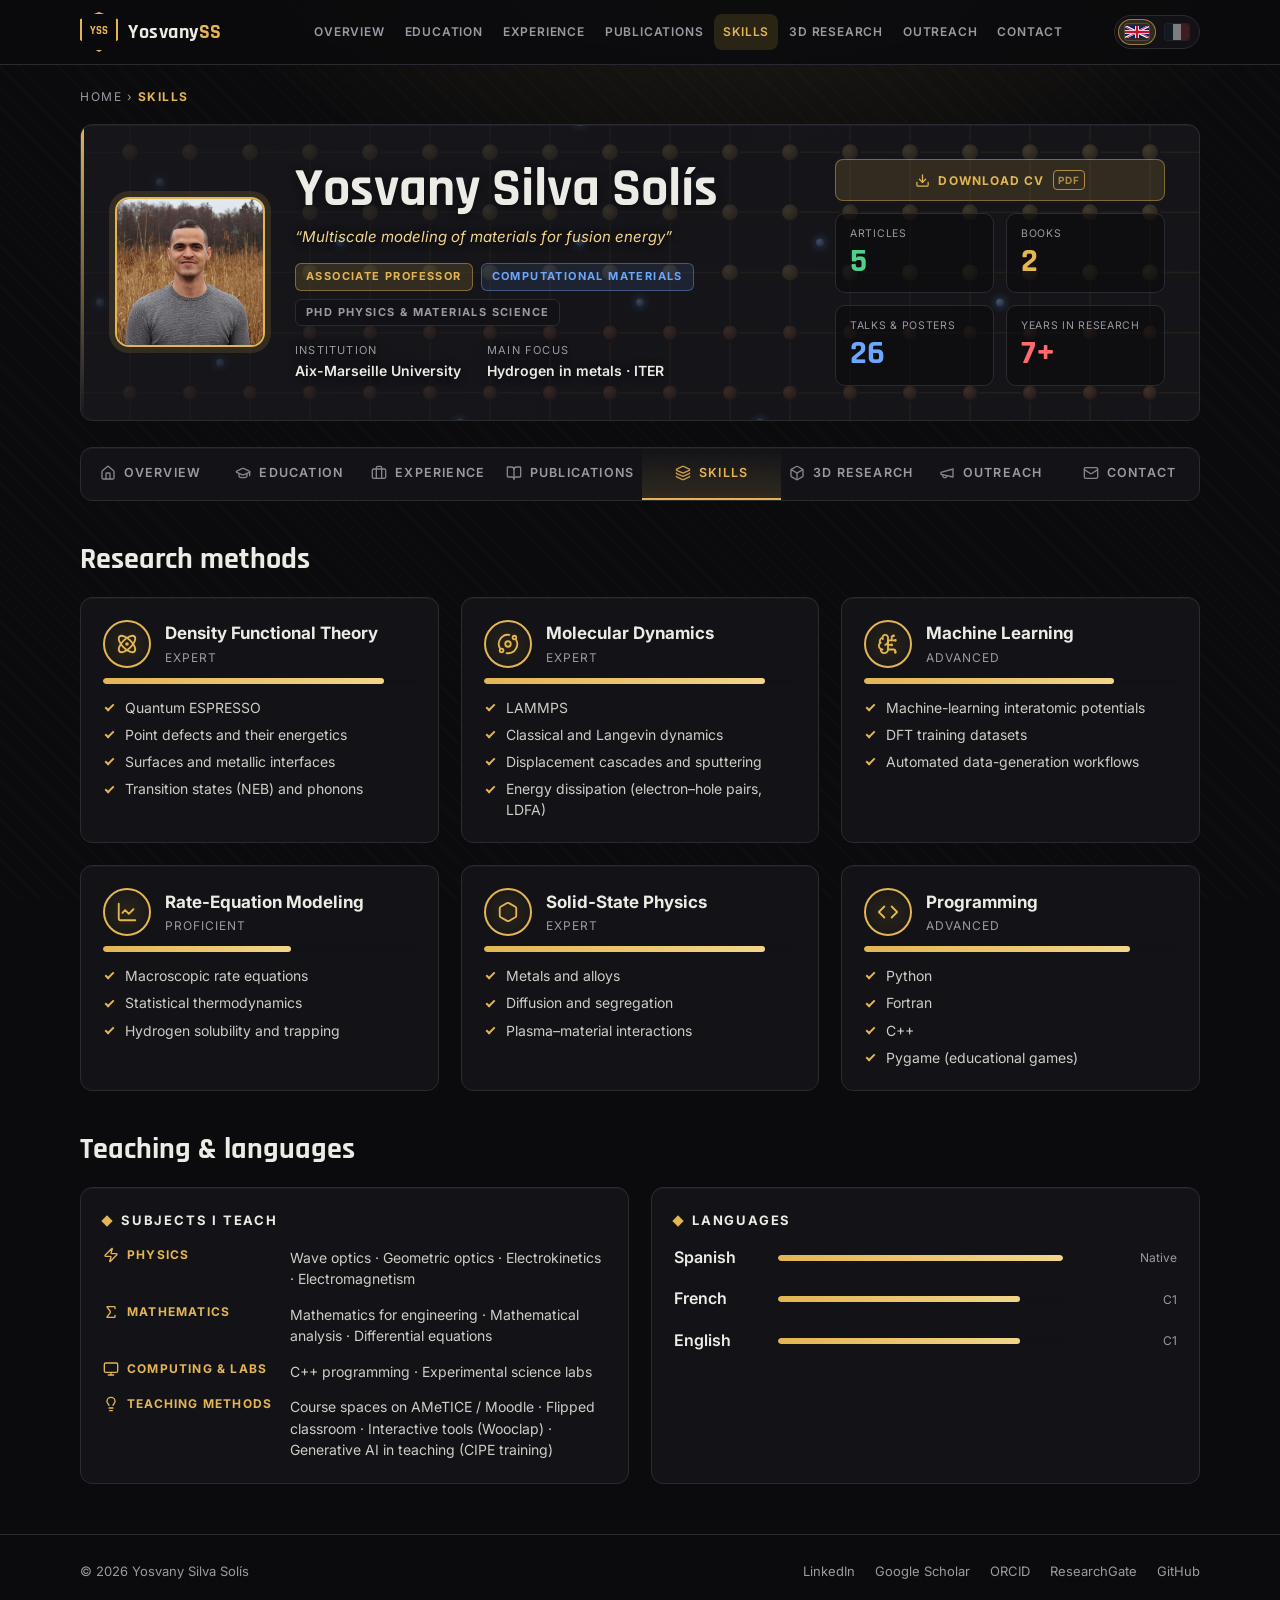
<file: skills.html>
<!DOCTYPE html>
<html lang="en">
<head>
  <meta charset="utf-8">
  <meta name="viewport" content="width=device-width, initial-scale=1">
  <title data-fr="Compétences — Yosvany Silva Solís">Skills — Yosvany Silva Solís</title>
  <link rel="preconnect" href="https://fonts.googleapis.com">
  <link rel="preconnect" href="https://fonts.gstatic.com" crossorigin>
  <link href="https://fonts.googleapis.com/css2?family=Inter:wght@400;500;600;700;800&family=Rajdhani:wght@600;700&display=swap" rel="stylesheet">
  <link rel="stylesheet" href="assets/css/site.css">
  <script src="assets/js/lang.js"></script>
</head>
<body>
  <!-- Each text is written twice: <en>English</en><fr>Français</fr>
       SKILL LEVEL: change the bar width (style="width:90%"); the label (Expert,
       Advanced, …) is set automatically from it, at the bottom of this page. -->
  <main class="container">
    <div id="profile"></div>

    <h2 class="section-title"><en>Research methods</en><fr>Méthodes de recherche</fr></h2>
    <div class="grid three">
      <section class="panel skill">
        <div class="skill-top"><div class="skill-icon"><i data-icon="atom"></i></div><div><h3><en>Density Functional Theory</en><fr>Théorie de la fonctionnelle de la densité</fr></h3><div class="lvl"></div></div></div>
        <div class="bar"><i style="width:90%"></i></div>
        <ul class="skill-list">
          <li>Quantum ESPRESSO</li>
          <li><en>Point defects and their energetics</en><fr>Défauts ponctuels et leur énergétique</fr></li>
          <li><en>Surfaces and metallic interfaces</en><fr>Surfaces et interfaces métalliques</fr></li>
          <li><en>Transition states (NEB) and phonons</en><fr>États de transition (NEB) et phonons</fr></li>
        </ul>
      </section>
      <section class="panel skill">
        <div class="skill-top"><div class="skill-icon"><i data-icon="orbit"></i></div><div><h3><en>Molecular Dynamics</en><fr>Dynamique moléculaire</fr></h3><div class="lvl"></div></div></div>
        <div class="bar"><i style="width:90%"></i></div>
        <ul class="skill-list">
          <li>LAMMPS</li>
          <li><en>Classical and Langevin dynamics</en><fr>Dynamique classique et de Langevin</fr></li>
          <li><en>Displacement cascades and sputtering</en><fr>Cascades de déplacement et pulvérisation</fr></li>
          <li><en>Energy dissipation (electron–hole pairs, LDFA)</en><fr>Dissipation d'énergie (paires électron–trou, LDFA)</fr></li>
        </ul>
      </section>
      <section class="panel skill">
        <div class="skill-top"><div class="skill-icon"><i data-icon="brain-circuit"></i></div><div><h3><en>Machine Learning</en><fr>Apprentissage automatique</fr></h3><div class="lvl"></div></div></div>
        <div class="bar"><i style="width:80%"></i></div>
        <ul class="skill-list">
          <li><en>Machine-learning interatomic potentials</en><fr>Potentiels interatomiques par apprentissage automatique</fr></li>
          <li><en>DFT training datasets</en><fr>Bases de données d'entraînement DFT</fr></li>
          <li><en>Automated data-generation workflows</en><fr>Génération automatisée de données</fr></li>
        </ul>
      </section>
      <section class="panel skill">
        <div class="skill-top"><div class="skill-icon"><i data-icon="chart-line"></i></div><div><h3><en>Rate-Equation Modeling</en><fr>Modèles cinétiques</fr></h3><div class="lvl"></div></div></div>
        <div class="bar"><i style="width:60%"></i></div>
        <ul class="skill-list">
          <li><en>Macroscopic rate equations</en><fr>Équations cinétiques macroscopiques</fr></li>
          <li><en>Statistical thermodynamics</en><fr>Thermodynamique statistique</fr></li>
          <li><en>Hydrogen solubility and trapping</en><fr>Solubilité et piégeage de l'hydrogène</fr></li>
        </ul>
      </section>
      <section class="panel skill">
        <div class="skill-top"><div class="skill-icon"><i data-icon="hexagon"></i></div><div><h3><en>Solid-State Physics</en><fr>Physique du solide</fr></h3><div class="lvl"></div></div></div>
        <div class="bar"><i style="width:90%"></i></div>
        <ul class="skill-list">
          <li><en>Metals and alloys</en><fr>Métaux et alliages</fr></li>
          <li><en>Diffusion and segregation</en><fr>Diffusion et ségrégation</fr></li>
          <li><en>Plasma–material interactions</en><fr>Interactions plasma–matériaux</fr></li>
        </ul>
      </section>
      <section class="panel skill">
        <div class="skill-top"><div class="skill-icon"><i data-icon="code"></i></div><div><h3><en>Programming</en><fr>Programmation</fr></h3><div class="lvl"></div></div></div>
        <div class="bar"><i style="width:85%"></i></div>
        <ul class="skill-list">
          <li>Python</li>
          <li>Fortran</li>
          <li>C++</li>
          <li><en>Pygame (educational games)</en><fr>Pygame (jeux éducatifs)</fr></li>
        </ul>
      </section>
    </div>

    <h2 class="section-title"><en>Teaching &amp; languages</en><fr>Enseignement &amp; langues</fr></h2>
    <div class="grid two">
      <section class="panel">
        <div class="panel-head"><h2 class="panel-title"><en>Subjects I teach</en><fr>Disciplines enseignées</fr></h2></div>
        <dl class="skill-groups">
          <dt><i data-icon="zap"></i><en>Physics</en><fr>Physique</fr></dt>
          <dd><en>Wave optics · Geometric optics · Electrokinetics · Electromagnetism</en><fr>Optique ondulatoire · Optique géométrique · Électrocinétique · Électromagnétisme</fr></dd>
          <dt><i data-icon="sigma"></i><en>Mathematics</en><fr>Mathématiques</fr></dt>
          <dd><en>Mathematics for engineering · Mathematical analysis · Differential equations</en><fr>Mathématiques pour l'ingénieur · Analyse mathématique · Équations différentielles</fr></dd>
          <dt><i data-icon="monitor"></i><en>Computing &amp; labs</en><fr>Informatique &amp; TP</fr></dt>
          <dd><en>C++ programming · Experimental science labs</en><fr>Programmation C++ · Travaux pratiques de démarche scientifique</fr></dd>
          <dt><i data-icon="lightbulb"></i><en>Teaching methods</en><fr>Pédagogie</fr></dt>
          <dd><en>Course spaces on AMeTICE / Moodle · Flipped classroom · Interactive tools (Wooclap) · Generative AI in teaching (CIPE training)</en><fr>Espaces de cours AMeTICE / Moodle · Classe inversée · Outils interactifs (Wooclap) · IA générative dans l'enseignement (formation CIPE)</fr></dd>
        </dl>
      </section>
      <section class="panel">
        <div class="panel-head"><h2 class="panel-title"><en>Languages</en><fr>Langues</fr></h2></div>
        <div class="lang-rows">
          <div><span><en>Spanish</en><fr>Espagnol</fr></span><div class="bar"><i style="width:100%"></i></div><small><en>Native</en><fr>Langue maternelle</fr></small></div>
          <div><span><en>French</en><fr>Français</fr></span><div class="bar"><i style="width:85%"></i></div><small>C1</small></div>
          <div><span><en>English</en><fr>Anglais</fr></span><div class="bar"><i style="width:85%"></i></div><small>C1</small></div>
        </div>
      </section>
    </div>
  </main>

  <script src="assets/js/icons.js"></script>
  <script src="assets/js/layout.js"></script>
  <script>
    // Level label from the bar width, so they always match
    document.querySelectorAll(".skill").forEach((card) => {
      const w = parseFloat(card.querySelector(".bar i").style.width);
      const [en, fr] = w >= 88 ? ["Expert", "Expert"] : w >= 75 ? ["Advanced", "Avancé"]
        : w >= 60 ? ["Proficient", "Confirmé"] : ["Intermediate", "Intermédiaire"];
      card.querySelector(".lvl").innerHTML = `<en>${en}</en><fr>${fr}</fr>`;
    });
  </script>
</body>
</html>
</file>
<file: assets/css/site.css>
/* =========================================================
   Yosvany Silva Solís — personal site
   Dark "hero card" theme with gold accents.
   Change the colors here and the whole site follows.
   ========================================================= */
/* ---------- Language switch: show only the chosen language ---------- */
html:not(.lang-fr) fr, html.lang-fr en { display: none !important; }

:root {
  --bg: #0b0b0d;
  --bg-2: #121216;
  --panel: #16161b;
  --glass: rgba(22, 22, 27, 0.80);     /* frosted boxes: 80% opaque keeps text contrast high */
  --glass-blur: blur(14px) saturate(1.25);
  --panel-2: #1c1c22;
  --line: #2a2a31;
  --text: #ecebe6;
  --muted: #9b9aa3;
  --gold: #e3b553;
  --gold-2: #f3d58a;
  --gold-dim: rgba(227, 181, 83, 0.14);
  --blue: #6aa7ff;
  --green: #4fd18b;
  --red: #ff6b6b;
  --radius: 12px;
  --max: 1160px;
  --font: "Inter", system-ui, -apple-system, "Segoe UI", Roboto, sans-serif;
  --display: "Rajdhani", "Inter", system-ui, sans-serif;
}

*, *::before, *::after { box-sizing: border-box; }
html { scroll-behavior: smooth; }
body {
  margin: 0;
  font-family: var(--font);
  color: var(--text);
  background: var(--bg);
  line-height: 1.6;
  min-height: 100vh;
  display: flex;
  flex-direction: column;
}
main { flex: 1; }
/* Background pinned to the screen: the gold glow and the diagonal pattern stay put,
   only the content scrolls over them (works on phones too, unlike background-attachment). */
/* The glow's horizontal position: set by layout.js under the selected section,
   and registered so it can glide from the previous section to the new one. */
@property --glow-x { syntax: "<percentage>"; inherits: true; initial-value: 70%; }
body::before {
  content: ""; position: fixed; inset: 0; z-index: -1; pointer-events: none;
  transition: --glow-x 1s cubic-bezier(.2,.7,.2,1);
  background:
    radial-gradient(1000px 480px at var(--glow-x) -10%, rgba(227,181,83,0.12), transparent 60%),
    repeating-linear-gradient(45deg, rgba(255,255,255,0.012) 0 2px, transparent 2px 14px),
    var(--bg);
}
a { color: var(--gold); text-decoration: none; }
a:hover { color: var(--gold-2); }
img { max-width: 100%; display: block; }

.container { width: 100%; max-width: var(--max); margin: 0 auto; padding: 0 20px; }

/* ---------- Top navigation ---------- */
.topbar {
  position: sticky; top: 0; z-index: 50;
  background: rgba(11, 11, 13, 0.88);
  backdrop-filter: blur(10px);
  border-bottom: 1px solid var(--line);
}
.topbar .container { display: flex; align-items: center; gap: 28px; height: 64px; }
.brand { display: flex; align-items: center; gap: 10px; color: var(--text); font-family: var(--display); font-weight: 700; font-size: 20px; letter-spacing: .5px; }
.brand-badge {
  width: 38px; height: 40px; display: grid; place-items: center;
  border: 2px solid var(--gold); color: var(--gold);
  clip-path: polygon(50% 0, 100% 18%, 100% 70%, 50% 100%, 0 70%, 0 18%);
  font-size: 11px; font-weight: 800; letter-spacing: -.3px;
}
.brand span em { color: var(--gold); font-style: normal; }
.nav { display: flex; gap: 2px; margin-left: auto; }
.nav a {
  color: var(--muted); font-size: 12px; font-weight: 600; letter-spacing: .8px; text-transform: uppercase;
  padding: 8px 9px; border-radius: 8px; transition: .2s; white-space: nowrap;
}
.nav a:hover { color: var(--text); background: var(--panel); }
.nav a.active { color: var(--gold); background: var(--gold-dim); }
.lang-switch {
  display: flex; margin-left: 14px; padding: 3px; gap: 2px;
  border: 1px solid var(--line); border-radius: 99px; background: var(--bg-2);
}
.lang-switch button {
  border: 0; cursor: pointer; background: transparent;
  padding: 5px 7px; border-radius: 99px; transition: .2s; line-height: 0;
  opacity: .45; filter: grayscale(.6);
}
.lang-switch button svg { width: 24px; height: 16px; border-radius: 3px; box-shadow: 0 0 0 1px rgba(255,255,255,.15); }
.lang-switch button:hover { opacity: .85; filter: none; }
.lang-switch button.active { opacity: 1; filter: none; background: var(--gold-dim); box-shadow: inset 0 0 0 1px rgba(227,181,83,.6); }
.menu-btn { display: none; margin-left: 10px; background: none; border: 1px solid var(--line); color: var(--text); border-radius: 8px; padding: 6px 10px; font-size: 18px; cursor: pointer; }

/* ---------- Breadcrumb ---------- */
.crumbs { font-size: 12px; letter-spacing: 1.5px; text-transform: uppercase; color: var(--muted); padding: 22px 0 0; }
.crumbs a { color: var(--muted); }
.crumbs b { color: var(--gold); font-weight: 700; }

/* ---------- Hero card ---------- */
.hero {
  position: relative; margin: 18px 0 26px; padding: 34px;
  background:
    /* light veil over the whole lattice: a bit darker behind the text on the left */
    linear-gradient(100deg, rgba(22,22,27,0.86) 0%, rgba(22,22,27,0.72) 55%, rgba(22,22,27,0.62) 100%),
    /* fixed size (not "cover"): the atoms keep exactly the same size whatever the card height or language */
    url("../img/hero-bg.svg") center / 1200px 420px repeat,
    var(--glass);
  border: 1px solid var(--line); border-radius: var(--radius);
  /* fixed side column so the layout is identical in English and French */
  display: grid; grid-template-columns: 150px minmax(0, 1fr) 330px; gap: 30px; align-items: center;
  overflow: hidden;
}
.hero::before { content: ""; position: absolute; inset: 0 auto 0 0; width: 3px; background: linear-gradient(var(--gold), transparent); }
.avatar {
  width: 150px; height: 150px; border-radius: 14px;
  border: 2px solid var(--gold);
  background: linear-gradient(145deg, #2a2418, #15151a);
  display: grid; place-items: center;
  font-family: var(--display); font-size: 46px; font-weight: 700; color: var(--gold); letter-spacing: 1px;
  box-shadow: 0 0 0 6px var(--gold-dim);
  overflow: hidden;
}
.avatar { position: relative; }
.avatar img { position: absolute; inset: 0; width: 100%; height: 100%; object-fit: cover; }
.hero h1, .hero .tagline, .hero .meta { text-shadow: 0 1px 8px rgba(11,11,13,.9); }
.hero h1 { font-family: var(--display); font-size: clamp(34px, 5vw, 54px); line-height: 1.05; margin: 0 0 6px; }
.hero .tagline { color: var(--gold-2); font-style: italic; margin: 0 0 14px; font-size: 15px; white-space: nowrap; }
@media (max-width: 1100px) { .hero .tagline { white-space: normal; } }
.tags { display: flex; flex-wrap: wrap; gap: 8px; margin-bottom: 16px; }
.tag {
  font-size: 11px; font-weight: 700; letter-spacing: 1.4px; text-transform: uppercase;
  padding: 4px 10px; border-radius: 6px; border: 1px solid var(--line); color: var(--muted); background: var(--bg-2);
}
.tag.gold { color: var(--gold); border-color: rgba(227,181,83,.45); background: var(--gold-dim); }
.tag.blue { color: var(--blue); border-color: rgba(106,167,255,.4); background: rgba(106,167,255,.1); }
.meta { display: flex; flex-wrap: wrap; gap: 26px; font-size: 14px; }
.meta small { display: block; color: var(--muted); font-size: 11px; letter-spacing: 1.2px; text-transform: uppercase; }
.meta strong { font-weight: 600; }

.stats { display: grid; grid-template-columns: repeat(2, minmax(110px, 1fr)); gap: 12px; }
.stat { background: rgba(11,11,13,.6); border: 1px solid var(--line); border-radius: 10px; padding: 12px 14px; min-width: 0; }
.stat small { display: block; color: var(--muted); font-size: 10.5px; letter-spacing: .7px; text-transform: uppercase; white-space: nowrap; }
.stat b { font-family: var(--display); font-size: 34px; line-height: 1.1; }
.stat.g b { color: var(--green); } .stat.y b { color: var(--gold); } .stat.b b { color: var(--blue); } .stat.r b { color: var(--red); }

/* ---------- Tab bar (section navigation) ---------- */
.tabbar {
  display: flex; gap: 0; overflow-x: auto;
  background: var(--glass); border: 1px solid var(--line); border-radius: var(--radius);
  margin-bottom: 26px;
}
.tabbar a {
  flex: 1; text-align: center; white-space: nowrap;
  padding: 15px 8px; color: var(--muted);
  font-size: 12.5px; font-weight: 600; letter-spacing: 1.2px; text-transform: uppercase;
  border-bottom: 2px solid transparent; transition: .2s;
}
.tabbar a:hover { color: var(--text); background: var(--panel-2); }
.tabbar a.active { color: var(--gold); border-bottom-color: var(--gold); background: linear-gradient(transparent, var(--gold-dim)); }

/* ---------- Panels ---------- */
.grid { display: grid; gap: 22px; }
.grid.two { grid-template-columns: 1fr 1fr; }
.grid.three { grid-template-columns: repeat(3, 1fr); }
.panel {
  background: var(--glass); border: 1px solid var(--line); border-radius: var(--radius);
  padding: 22px; position: relative;
}
.panel-head { display: flex; align-items: center; justify-content: space-between; margin-bottom: 14px; }
.panel-title {
  display: flex; align-items: center; gap: 10px; margin: 0;
  font-size: 13px; font-weight: 700; letter-spacing: 1.8px; text-transform: uppercase;
}
.panel-title::before { content: ""; width: 8px; height: 8px; background: var(--gold); transform: rotate(45deg); }
.see-all { font-size: 12px; font-weight: 700; letter-spacing: 1.4px; text-transform: uppercase; }
.panel p { color: #cfcdc6; margin: 0 0 12px; }
.panel p:last-child { margin-bottom: 0; }
.section-title { font-family: var(--display); font-size: 30px; margin: 34px 0 14px; }
.section-title:first-child { margin-top: 0; }

/* ---------- Timeline ---------- */
.timeline { position: relative; margin: 0; padding: 0 0 0 26px; list-style: none; }
.timeline::before { content: ""; position: absolute; left: 6px; top: 6px; bottom: 6px; width: 2px; background: var(--line); }
.timeline li { position: relative; padding: 0 0 22px; }
.timeline li:last-child { padding-bottom: 0; }
.timeline li::before {
  content: ""; position: absolute; left: -26px; top: 5px; width: 14px; height: 14px;
  border: 2px solid var(--gold); background: var(--bg); transform: rotate(45deg);
}
.timeline .when { font-size: 12px; font-weight: 700; letter-spacing: 1.4px; text-transform: uppercase; color: var(--gold); }
.timeline h3 { margin: 2px 0 2px; font-size: 18px; }
.timeline .where { color: var(--muted); font-size: 14px; margin-bottom: 6px; }
.timeline p { color: #cfcdc6; margin: 6px 0 0; font-size: 15px; }

/* ---------- Lists / rows ---------- */
.rows { display: flex; flex-direction: column; }
.row {
  display: grid; grid-template-columns: 92px 1fr auto; gap: 16px; align-items: center;
  padding: 13px 0; border-top: 1px solid var(--line);
}
.row:first-child { border-top: 0; }
.row .date { font-family: var(--display); font-weight: 700; color: var(--gold); font-size: 15px; }
.row .title { font-weight: 600; }
.row .sub { color: var(--muted); font-size: 13px; }
.badge {
  font-size: 10.5px; font-weight: 700; letter-spacing: 1.2px; text-transform: uppercase;
  padding: 4px 9px; border-radius: 6px; white-space: nowrap;
}
.badge.oral { color: var(--green); background: rgba(79,209,139,.12); }
.badge.poster { color: var(--blue); background: rgba(106,167,255,.12); }
.badge.other { color: var(--muted); background: var(--bg-2); }
.badge.org { color: var(--gold); background: var(--gold-dim); }
.badge.invited { color: var(--red); background: rgba(255,107,107,.12); }

/* ---------- Publication cards ---------- */
.pub { display: grid; grid-template-columns: 64px 1fr; gap: 18px; padding: 18px 0; border-top: 1px solid var(--line); }
.pub:first-child { border-top: 0; padding-top: 4px; }
.pub .year {
  font-family: var(--display); font-size: 22px; font-weight: 700; color: var(--gold);
  border: 1px solid rgba(227,181,83,.35); background: var(--gold-dim);
  border-radius: 10px; height: 56px; display: grid; place-items: center;
}
.pub h3 { margin: 0 0 4px; font-size: 17px; line-height: 1.4; }
.pub .venue { color: var(--muted); font-size: 14px; font-style: italic; }
.pub .links { margin-top: 8px; display: flex; gap: 10px; flex-wrap: wrap; }
.btn {
  display: inline-flex; align-items: center; gap: 8px;
  font-size: 12px; font-weight: 700; letter-spacing: 1.2px; text-transform: uppercase;
  padding: 8px 14px; border-radius: 8px; border: 1px solid rgba(227,181,83,.45);
  color: var(--gold); background: var(--gold-dim); transition: .2s;
}
.btn:hover { background: var(--gold); color: #111; }
.btn.ghost { border-color: var(--line); color: var(--text); background: var(--bg-2); }
.btn.ghost:hover { border-color: var(--gold); color: var(--gold); background: var(--bg-2); }

/* ---------- Skill cards ---------- */
.skill { display: flex; flex-direction: column; gap: 10px; }
.skill-top { display: flex; align-items: center; gap: 14px; }
.skill-icon {
  width: 48px; height: 48px; border-radius: 50%; flex: none;
  display: grid; place-items: center; font-size: 22px;
  border: 2px solid var(--gold); background: radial-gradient(circle, #2a2418, #15151a);
}
.skill h3 { margin: 0; font-size: 17px; }
.skill .lvl { font-size: 12px; color: var(--muted); letter-spacing: 1px; text-transform: uppercase; }
.bar { height: 6px; background: var(--bg-2); border-radius: 99px; overflow: hidden; }
.bar i { display: block; height: 100%; background: linear-gradient(90deg, var(--gold), var(--gold-2)); border-radius: 99px; }
.chips { display: flex; flex-wrap: wrap; gap: 6px; }
.chip { font-size: 12px; padding: 3px 9px; border-radius: 99px; background: var(--bg-2); border: 1px solid var(--line); color: #cfcdc6; }

/* ---------- Project cards (3D research) ---------- */
.card-link { display: block; color: var(--text); transition: .2s; }
.card-link:hover { color: var(--text); border-color: var(--gold); transform: translateY(-3px); }
.card-link .thumb {
  height: 150px; border-radius: 8px; margin-bottom: 14px; display: grid; place-items: center;
  background: radial-gradient(circle at 30% 30%, rgba(227,181,83,.25), transparent 60%), var(--bg-2);
  font-size: 46px;
}
.card-link h3 { margin: 0 0 6px; }
.card-link p { color: var(--muted); font-size: 14px; }

/* ---------- Contact ---------- */
.contact-item { display: flex; align-items: center; gap: 14px; padding: 14px; border: 1px solid var(--line); border-radius: 10px; background: var(--bg-2); color: var(--text); transition: .2s; }
.contact-item .ic sup { font-size: .62em; position: relative; top: -.38em; vertical-align: baseline; line-height: 0; }
.contact-item:hover { border-color: var(--gold); color: var(--text); }
.contact-item .ic { width: 42px; height: 42px; border-radius: 10px; display: flex; align-items: center; justify-content: center; white-space: nowrap; letter-spacing: -.5px; background: var(--gold-dim); color: var(--gold); font-weight: 800; font-family: var(--display); font-size: 18px; flex: none; }
.contact-item small { display: block; color: var(--muted); font-size: 11px; letter-spacing: 1.2px; text-transform: uppercase; }

/* ---------- Footer ---------- */
.footer { border-top: 1px solid var(--line); margin-top: 50px; padding: 26px 0; color: var(--muted); font-size: 13px; }
.footer .container { display: flex; justify-content: space-between; gap: 16px; flex-wrap: wrap; }
.footer a { color: var(--muted); margin-left: 16px; }
.footer a:hover { color: var(--gold); }

/* ---------- Responsive ---------- */
@media (max-width: 960px) {
  .hero { grid-template-columns: 110px 1fr; }
  .hero-side { grid-column: 1 / -1; }
  .hero .stats { grid-template-columns: repeat(4, 1fr); }
  .avatar { width: 110px; height: 110px; font-size: 38px; }
  .grid.three { grid-template-columns: 1fr 1fr; }
}
@media (max-width: 1160px) {
  .menu-btn { display: block; }
  .lang-switch { margin-left: auto; }
  .nav { display: none; position: absolute; top: 64px; left: 0; right: 0; flex-direction: column; background: var(--bg); border-bottom: 1px solid var(--line); padding: 10px 20px 16px; }
  .nav.open { display: flex; }
}
@media (max-width: 760px) {
  .hero { grid-template-columns: 1fr; padding: 24px; }
  .hero .stats { grid-template-columns: repeat(2, 1fr); }
  .grid.two, .grid.three { grid-template-columns: 1fr; }
  .row { grid-template-columns: 1fr; gap: 4px; }
  .pub { grid-template-columns: 1fr; }
  .pub .year { width: 64px; height: 36px; font-size: 17px; }
}

/* ---------- Scrollable list (conferences) ---------- */
.scroll-list {
  max-height: 520px; overflow-y: auto; padding-right: 14px; scrollbar-gutter: stable;
  scrollbar-width: thin; scrollbar-color: var(--gold) var(--bg-2);
}
.scroll-list::-webkit-scrollbar { width: 6px; }
.scroll-list::-webkit-scrollbar-track { background: var(--bg-2); border-radius: 99px; }
.scroll-list::-webkit-scrollbar-thumb { background: var(--gold); border-radius: 99px; }
.event { padding: 14px 0; border-top: 1px solid var(--line); }
.event:first-child { border-top: 0; padding-top: 2px; }
.event-top { display: flex; align-items: center; justify-content: space-between; gap: 10px; margin-bottom: 4px; }
.event .date { font-family: var(--display); font-weight: 700; color: var(--gold); font-size: 15px; }
.event .title { font-weight: 600; line-height: 1.4; }
.event .title a { color: var(--text); }
.event .title a:hover { color: var(--gold); }
.event .ext { color: var(--gold); font-size: 12px; }
.event .talk { color: #cfcdc6; font-size: 13.5px; font-style: italic; margin-top: 3px; }
.event .sub { color: var(--muted); font-size: 13px; margin-top: 4px; }

/* ---------- Conference map ---------- */
.conf-grid { align-items: stretch; }
#conference-map { height: 520px; border-radius: 8px; border: 1px solid var(--line); background: var(--bg-2); }
.map-pin {
  background: var(--gold); border: 3px solid rgba(227,181,83,.35); border-radius: 50%;
  box-shadow: 0 0 0 6px rgba(227,181,83,.15), 0 0 14px rgba(227,181,83,.7);
  display: grid; place-items: center; background-clip: padding-box;
}
.map-pin span { color: #111; font-size: 11px; font-weight: 800; font-family: var(--font); }
.leaflet-popup-content-wrapper, .leaflet-popup-tip { background: var(--panel-2); color: var(--text); border: 1px solid var(--line); }
.leaflet-popup-content { font-family: var(--font); font-size: 13px; line-height: 1.45; }
.leaflet-popup-content strong { color: var(--gold); }
.leaflet-popup-content ul { margin: 6px 0 0; padding-left: 16px; }
.leaflet-popup-content em { color: var(--gold-2); font-style: normal; }
.leaflet-container a.leaflet-popup-close-button { color: var(--muted); }
.leaflet-control-attribution { background: rgba(11,11,13,.7) !important; color: var(--muted) !important; }
.leaflet-control-attribution a { color: var(--muted) !important; }
.leaflet-bar a { background: var(--panel-2); color: var(--text); border-color: var(--line); }
@media (max-width: 760px) { #conference-map, .scroll-list { max-height: none; height: 360px; } .scroll-list { height: auto; max-height: 420px; } }
.event .note { color: var(--gold-2); font-size: 12.5px; margin-top: 4px; }
.badges { display: flex; gap: 6px; flex-wrap: wrap; justify-content: flex-end; }

/* Shorter scroll boxes (work experience & courses) */
.scroll-short { max-height: 400px; }
.timeline.scroll-list { padding-left: 26px; padding-top: 4px; }
.leaflet-bar a.map-recenter { display: grid !important; place-items: center; }
.leaflet-bar a.map-recenter .svg-icon { width: 16px; height: 16px; }
/* CV button: top-right corner of the profile card, above the stats */
.hero-side { display: flex; flex-direction: column; align-items: stretch; gap: 12px; align-self: stretch; justify-content: space-between; }
.hero .cv-btn { justify-content: center; padding: 10px 14px; }
.hero .cv-btn small { font-size: 10px; opacity: .7; letter-spacing: 1px; border: 1px solid currentColor; border-radius: 4px; padding: 1px 4px; }

/* Respect "reduce motion" settings: place the glow without gliding */
@media (prefers-reduced-motion: reduce) { body::before { transition: none; } }

/* ---------- Frosted glass boxes ----------
   Boxes are 80% opaque with a blur of what is behind them, so the background
   (pattern + gold glow) shows softly while text stays on a dark, even surface.
   Only the large boxes get the blur (not the small items inside them) to keep
   scrolling smooth. */
.panel, .tabbar, .hero {
  -webkit-backdrop-filter: var(--glass-blur);
  backdrop-filter: var(--glass-blur);
  box-shadow: inset 0 1px 0 rgba(255,255,255,.04);   /* thin top highlight, glass edge */
}
/* Browsers without blur, and visitors who ask for less transparency: solid boxes */
@supports not ((backdrop-filter: blur(1px)) or (-webkit-backdrop-filter: blur(1px))) {
  :root { --glass: var(--panel); }
}
@media (prefers-reduced-transparency: reduce) {
  :root { --glass: var(--panel); }
  .panel, .tabbar, .hero { -webkit-backdrop-filter: none; backdrop-filter: none; }
}

/* ---------- Icons (Lucide + Simple Icons, inline SVG) ---------- */
.svg-icon { width: 1.15em; height: 1.15em; flex: none; vertical-align: -0.2em; }
.tabbar a { display: inline-flex; align-items: center; justify-content: center; gap: 8px; }
.tabbar a .svg-icon { width: 16px; height: 16px; opacity: .85; }
.btn .svg-icon { width: 15px; height: 15px; }
.skill-icon .svg-icon { width: 22px; height: 22px; color: var(--gold); }
.card-link .thumb .svg-icon { width: 46px; height: 46px; color: var(--gold); stroke-width: 1.5; }
.contact-item .ic .svg-icon { width: 20px; height: 20px; }
.panel-title .svg-icon { width: 16px; height: 16px; color: var(--gold); }

/* ---------- Skills page: readable lists ---------- */
.skill-list { list-style: none; margin: 4px 0 0; padding: 0; display: grid; gap: 7px; }
.skill-list li { position: relative; padding-left: 22px; color: #cfcdc6; font-size: 14px; line-height: 1.45; }
.skill-list li::before {
  content: ""; position: absolute; left: 2px; top: .45em; width: 9px; height: 5px;
  border-left: 2px solid var(--gold); border-bottom: 2px solid var(--gold); transform: rotate(-45deg);
}
.skill-groups { margin: 0; display: grid; grid-template-columns: max-content 1fr; gap: 12px 18px; align-items: baseline; }
.skill-groups dt { display: flex; align-items: center; gap: 8px; font-size: 12px; font-weight: 700; letter-spacing: 1.2px; text-transform: uppercase; color: var(--gold); white-space: nowrap; }
.skill-groups dt .svg-icon { width: 16px; height: 16px; }
.skill-groups dd { margin: 0; color: #cfcdc6; font-size: 14px; line-height: 1.55; }
.lang-rows { display: grid; gap: 16px; }
.lang-rows > div { display: grid; grid-template-columns: 90px 1fr auto; align-items: center; gap: 14px; }
.lang-rows span { font-weight: 600; }
.lang-rows small { color: var(--muted); font-size: 12px; min-width: 100px; text-align: right; }
@media (max-width: 760px) {
  .skill-groups { grid-template-columns: 1fr; gap: 4px; }
  .skill-groups dd { margin-bottom: 10px; }
}
.rows-group {
  display: flex; justify-content: space-between; align-items: baseline; gap: 10px;
  margin: 14px 0 2px; padding-bottom: 6px; border-bottom: 1px solid rgba(227,181,83,.35);
  font-size: 12px; font-weight: 700; letter-spacing: 1.2px; text-transform: uppercase; color: var(--gold);
}
.rows-group:first-child { margin-top: 0; }
.rows-group span { color: var(--muted); letter-spacing: .5px; }
.rows-group + .row { border-top: 0; }
.panel-title .svg-icon + * { margin-left: 0; }
.panel-title:has(.svg-icon)::before { display: none; }
.muted-note { color: var(--muted) !important; font-size: 13px; }
@media (max-width: 760px) { .stat small { white-space: normal; } }

/* Timelines inside scroll boxes: the rotated diamonds need ~3 px of room,
   otherwise the box clips their left corner */
.timeline.scroll-list { padding-left: 32px; }
.timeline.scroll-list::before { left: 12px; }

/* ---------- Student cards (Overview → Supervision) ----------
   Compact cards, 3 per row on desktop, 2 on tablets, 1 on phones.
   Made from assets/js/students.js. */
.student-group {
  display: flex; align-items: center; gap: 10px; margin: 6px 0 12px;
  font-size: 12px; font-weight: 700; letter-spacing: 1.4px; text-transform: uppercase; color: var(--gold);
}
.student-group span { color: var(--muted); background: var(--bg-2); border: 1px solid var(--line); border-radius: 99px; padding: 1px 8px; font-size: 11px; letter-spacing: 0; }
.student-group:not(:first-child) { margin-top: 26px; }
.student-grid { display: grid; grid-template-columns: repeat(3, minmax(0, 1fr)); gap: 18px; }
.student-card { display: flex; flex-direction: column; align-items: center; text-align: center; padding: 24px 20px 20px; transition: .2s; }
.student-card:hover { border-color: rgba(227,181,83,.5); transform: translateY(-2px); }
.student-card h3 { margin: 14px 0 8px; font-size: 17px; }
.student-badges { display: flex; flex-wrap: wrap; justify-content: center; gap: 6px; margin-bottom: 12px; }
.student-photo {
  position: relative; flex: none; width: 92px; height: 92px; border-radius: 50%;
  border: 2px solid var(--gold); box-shadow: 0 0 0 5px var(--gold-dim);
  background: linear-gradient(145deg, #2a2418, #15151a); overflow: hidden;
  display: grid; place-items: center;
}
.student-photo::before { content: attr(data-initials); font-family: var(--display); font-weight: 700; font-size: 30px; color: var(--gold); }
.student-photo img { position: absolute; inset: 0; width: 100%; height: 100%; object-fit: cover; }
.student-photo.no-photo img { display: none; }
/* long thesis titles: 3 lines max, full title on hover */
.student-title {
  font-style: italic; color: var(--text) !important; font-size: 14px; line-height: 1.45; margin: 0 0 10px !important;
  display: -webkit-box; -webkit-line-clamp: 3; -webkit-box-orient: vertical; overflow: hidden;
}
.student-meta { color: var(--muted) !important; font-size: 12.5px; margin: auto 0 0 !important; }
.student-now { color: var(--gold-2) !important; font-size: 12.5px; margin: 6px 0 0 !important; }
@media (max-width: 960px) { .student-grid { grid-template-columns: repeat(2, minmax(0, 1fr)); } }
@media (max-width: 560px) { .student-grid { grid-template-columns: 1fr; } }
.student-duration {
  display: inline-flex; align-items: center; gap: 6px; margin: -2px 0 12px !important;
  font-size: 12.5px; font-weight: 600; color: var(--gold-2) !important;
  background: var(--gold-dim); border: 1px solid rgba(227,181,83,.3); border-radius: 99px; padding: 3px 10px;
}
.student-duration .svg-icon { width: 13px; height: 13px; }
</file>
<file: thesis-3d/css/style.css>
body {
  margin: 0;
  font-family: "Montserrat", sans-serif;
  background-color: #000;
}

header {
  margin-top: 4em;
  text-align: center;
  color: white;
  font-size: 1em;
}

header h1 {
  font-size: 3em;
  font-weight: 900;
}

.button {
    padding: 25px 30px;
    background-color: #050801;
    position: absolute;
    left: 20%;
    color: #03e9f4;
    font-weight: bold;
    font-family: "Montserrat", sans-serif;
    font-size: 30px;
    border: none;
    border-radius: 5px;
    letter-spacing: 4px;
    overflow: hidden;
    transition: 0.5s;
    cursor: pointer;
    min-height:70px; 
    min-width: 300px;
  }

.button:hover {
    background: #03e9f4;
    color: #050801;
    box-shadow: 0 0 5px #03e9f4,
                0 0 25px #03e9f4,
                0 0 50px #03e9f4,
                0 0 100px #03e9f4;
  }

#container3D canvas {
  width: 100vw !important;
  height: 100vh !important;
  position: absolute;
  top: 0;
  left: 0;
}

<!--
Fancy button
-->
</file>
<file: assets/css/cv.css>
/* =========================================================
   Printable CV — A4, clean and professional.
   Screen: the CV is shown as A4 sheets with a toolbar.
   Print / PDF: only the CV, with page numbers in the footer.
   ========================================================= */
html:not(.lang-fr) fr, html.lang-fr en { display: none !important; }

:root {
  --ink: #1b1d24;
  --muted: #5d6170;
  --line: #d9dbe2;
  --accent: #9a6b12;      /* deep gold, prints well */
  --accent-soft: #f6efe0;
  --serif: "Source Serif 4", Georgia, "Times New Roman", serif;
  --sans: "Inter", system-ui, -apple-system, "Segoe UI", Roboto, sans-serif;
}
*, *::before, *::after { box-sizing: border-box; }
body { margin: 0; background: #2a2b31; font-family: var(--sans); color: var(--ink); }

/* ---------- Toolbar (screen only) ---------- */
.toolbar {
  position: sticky; top: 0; z-index: 10;
  display: flex; flex-wrap: wrap; align-items: center; gap: 14px 18px;
  padding: 12px 24px; background: #0b0b0d; border-bottom: 1px solid #2a2a31; color: #ecebe6;
}
.toolbar .back { color: #e3b553; text-decoration: none; font-size: 14px; font-weight: 600; margin-right: auto; }
.toolbar .group { display: flex; align-items: center; gap: 4px; background: #16161b; border: 1px solid #2a2a31; border-radius: 99px; padding: 3px; }
.toolbar .lbl { font-size: 11px; letter-spacing: 1.2px; text-transform: uppercase; color: #9b9aa3; padding: 0 8px 0 10px; }
.toolbar button { font: 600 13px var(--sans); cursor: pointer; border: 0; border-radius: 99px; padding: 7px 14px; background: transparent; color: #cfcdc6; }
.toolbar .group button.active { background: #e3b553; color: #111; }
.toolbar .primary { background: #e3b553; color: #111; padding: 9px 18px; }
.toolbar .primary:hover { background: #f3d58a; }
.toolbar .pages { font-size: 12px; color: #9b9aa3; }
.toolbar .pages b { color: #e3b553; }
.page-break {
  position: absolute; left: 0; right: 0; height: 0; border-top: 1px dashed #c7cad3; pointer-events: none;
}
.page-break span { position: absolute; right: 6px; top: -9px; background: #fff; color: #9aa0ad; font-size: 8pt; padding: 0 4px; }
.toolbar .hint { flex-basis: 100%; margin: 0; font-size: 12px; color: #9b9aa3; text-align: right; }
.lang-switch { display: flex; gap: 2px; padding: 3px; border: 1px solid #2a2a31; border-radius: 99px; background: #16161b; }
.lang-switch button { padding: 5px 7px; line-height: 0; opacity: .45; filter: grayscale(.6); }
.lang-switch button svg { width: 24px; height: 16px; border-radius: 3px; }
.lang-switch button.active { opacity: 1; filter: none; background: rgba(227,181,83,.14); box-shadow: inset 0 0 0 1px rgba(227,181,83,.6); }

/* ---------- The CV sheet ---------- */
.cv {
  /* Same margins as the printed page (@page below), so the preview matches the PDF */
  position: relative;
  width: 210mm; min-height: 297mm; margin: 28px auto 60px; padding: 13mm 14mm 15mm;
  background: #fff; box-shadow: 0 10px 40px rgba(0,0,0,.45);
  font-size: 9.6pt; line-height: 1.42;
}
.cv a { color: inherit; text-decoration: none; }

.cv-head { display: flex; justify-content: space-between; gap: 18px; align-items: flex-end;
  padding-bottom: 10px; border-bottom: 2px solid var(--accent); margin-bottom: 4px; }
.cv-head h1 { font-family: var(--serif); font-size: 25pt; line-height: 1.05; margin: 0 0 3px; letter-spacing: .2px; }
.cv-role { font-weight: 600; color: var(--accent); font-size: 10.5pt; }
.cv-aff { color: var(--muted); font-size: 9pt; }
.cv-contact { display: grid; grid-template-columns: auto auto; gap: 1px 8px; font-size: 8.3pt; color: var(--muted); line-height: 1.45; flex: none; }
.cv-contact a { display: contents; }
.cv-contact b { color: var(--accent); font-weight: 600; text-align: right; font-size: 7.6pt; letter-spacing: .6px; text-transform: uppercase; padding-top: 1px; }

.cv-sec { margin-top: 11px; }
.cv-sec h2 {
  font-family: var(--serif); font-size: 12pt; margin: 0 0 6px; color: var(--ink);
  display: flex; align-items: center; gap: 8px; break-after: avoid;
}
.cv-sec h2::after { content: ""; flex: 1; height: 1px; background: var(--line); }
.cv-sec h3 { font-size: 8.6pt; letter-spacing: 1px; text-transform: uppercase; color: var(--accent); margin: 9px 0 4px; break-after: avoid; }
.cv-p { margin: 0 0 6px; text-align: justify; hyphens: auto; }

.cv-entry { display: grid; grid-template-columns: 26mm 1fr; gap: 0 10px; margin-bottom: 5px; break-inside: avoid; }
.cv-date { color: var(--muted); font-size: 8.6pt; font-variant-numeric: tabular-nums; padding-top: 1px; }
.cv-title { font-weight: 600; }
.cv-sub { color: var(--muted); font-style: italic; font-size: 9pt; }
.cv-desc { font-size: 9pt; }

.cv-facts { display: grid; grid-template-columns: repeat(6, 1fr); gap: 6px; margin: 4px 0 2px; }
.cv-facts div { background: var(--accent-soft); border-radius: 4px; padding: 5px 6px; text-align: center; line-height: 1.15; }
.cv-facts b { display: block; font-family: var(--serif); font-size: 14pt; color: var(--accent); }
.cv-facts span { font-size: 7.4pt; color: var(--muted); }

.cv-pubs { list-style: none; margin: 0; padding: 0; }
.cv-pubs li { display: grid; grid-template-columns: 9mm 1fr; margin-bottom: 4px; break-inside: avoid; font-size: 9pt; }
.cv-num { color: var(--accent); font-weight: 600; }
.cv-pubs u { text-decoration: none; font-weight: 700; }
.cv-pubs a { color: var(--muted); }

.cv-compact { margin: 0; padding-left: 14px; }
.cv-compact li { margin-bottom: 2px; font-size: 9pt; break-inside: avoid; }
.cv-cols { columns: 2; column-gap: 8mm; }

.cv-table { width: 100%; border-collapse: collapse; font-size: 9pt; }
.cv-table td { padding: 3px 6px 3px 0; vertical-align: top; border-bottom: 1px solid #eef0f3; }
.cv-table td:first-child { white-space: nowrap; color: var(--muted); width: 26mm; }
.cv-table.cv-skills td:first-child { color: var(--ink); width: 42mm; white-space: normal; }
.cv-table span { color: var(--muted); }
.cv-table .r { text-align: right; white-space: nowrap; }
.cv-kw { margin-top: 10px; font-size: 8.6pt; color: var(--muted); }

/* Length-specific density */
.cv.len-1 { font-size: 9pt; line-height: 1.32; }
.cv.len-1 .cv-sec { margin-top: 7px; }
.cv.len-1 .cv-sec h2 { margin-bottom: 4px; }
.cv.len-1 .cv-pubs li { margin-bottom: 2px; font-size: 8.8pt; }
.cv.len-1 .cv-head h1 { font-size: 23pt; }
.cv.len-1 .cv-entry { margin-bottom: 3px; }
.cv.len-full { font-size: 10pt; line-height: 1.48; }
.cv.len-full .cv-sec { margin-top: 14px; }
.cv.len-full .cv-entry { margin-bottom: 7px; }

/* ---------- Print / PDF ---------- */
@page {
  size: A4;
  margin: 13mm 14mm 15mm;
  @bottom-left { content: "Yosvany Silva Solís — Curriculum Vitae"; font: 7.5pt Inter, sans-serif; color: #8a8e9a; }
  @bottom-right { content: counter(page) " / " counter(pages); font: 7.5pt Inter, sans-serif; color: #8a8e9a; }
}
@media print {
  body { background: #fff; }
  .toolbar, .page-break { display: none !important; }
  .cv, .cv.len-1 { width: auto; min-height: 0; margin: 0; padding: 0; box-shadow: none; }
  .cv a { color: inherit; }
  * { -webkit-print-color-adjust: exact; print-color-adjust: exact; }
}
</file>
